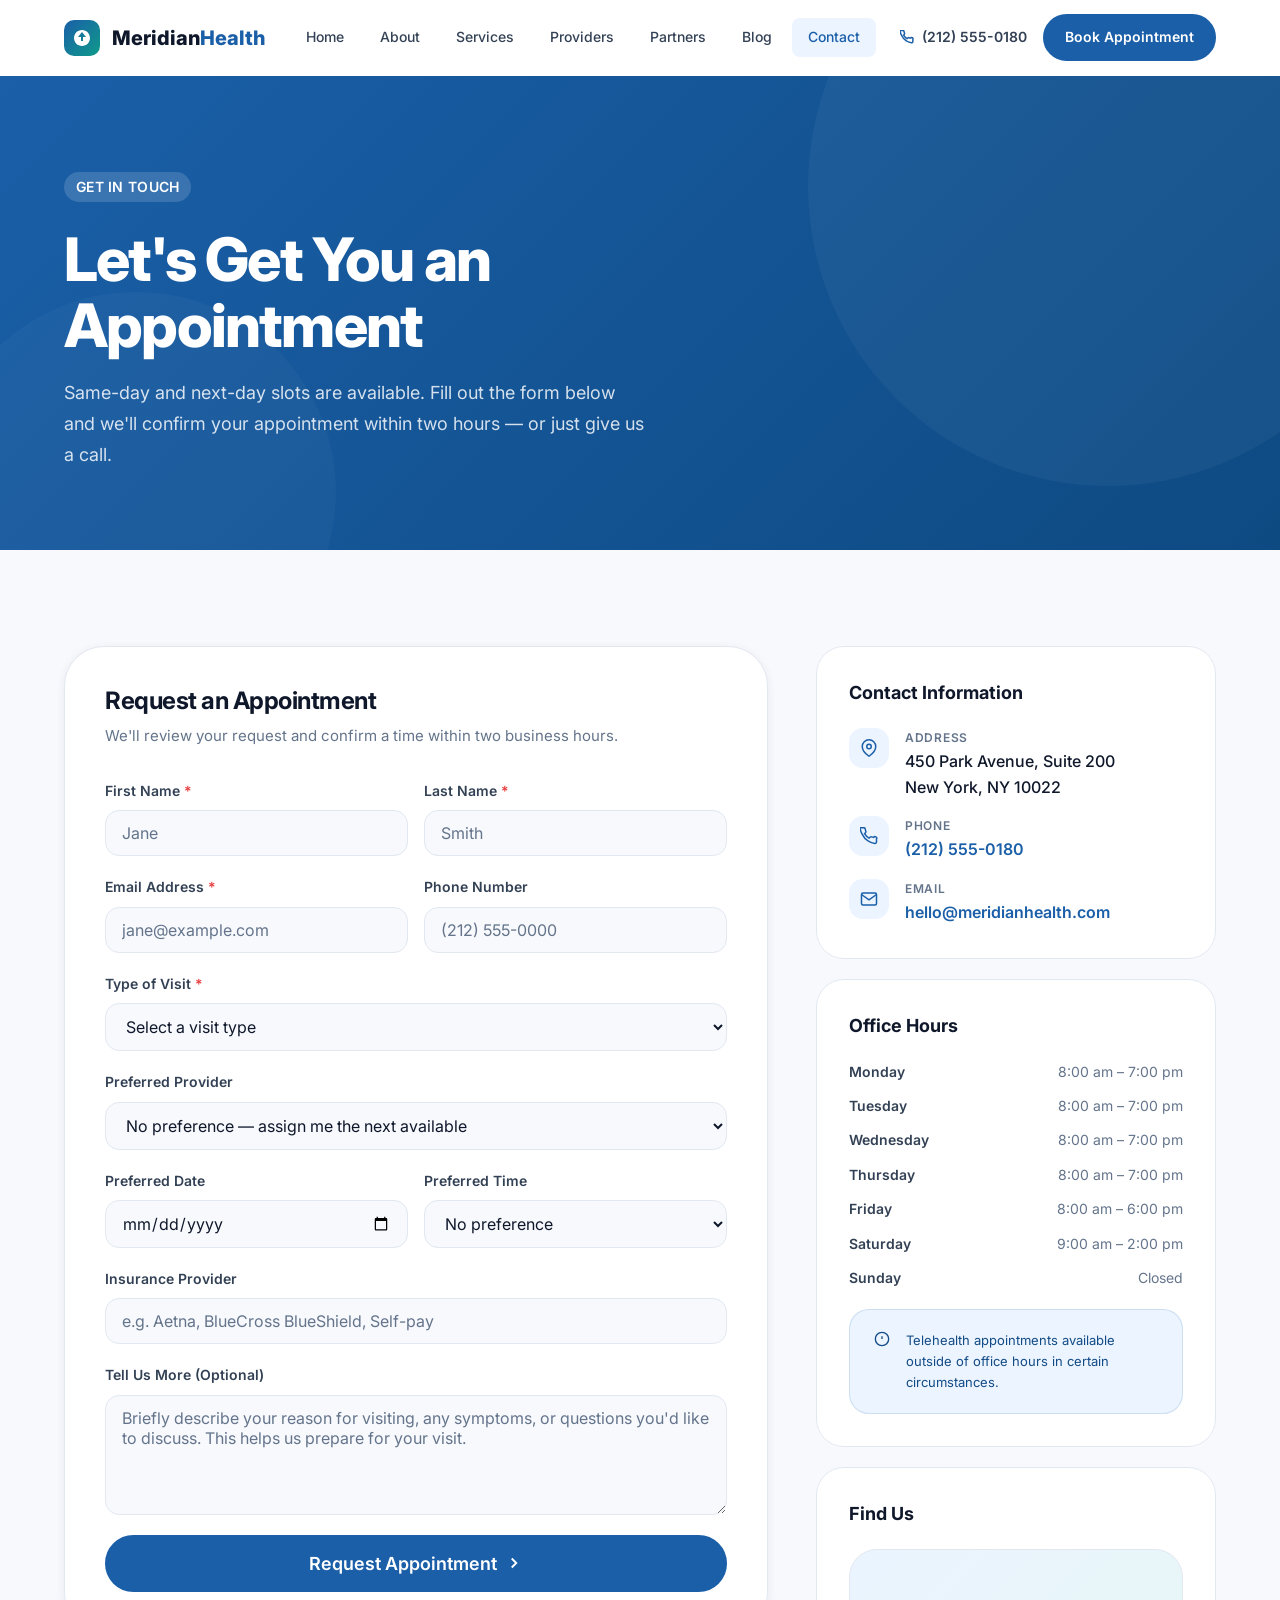
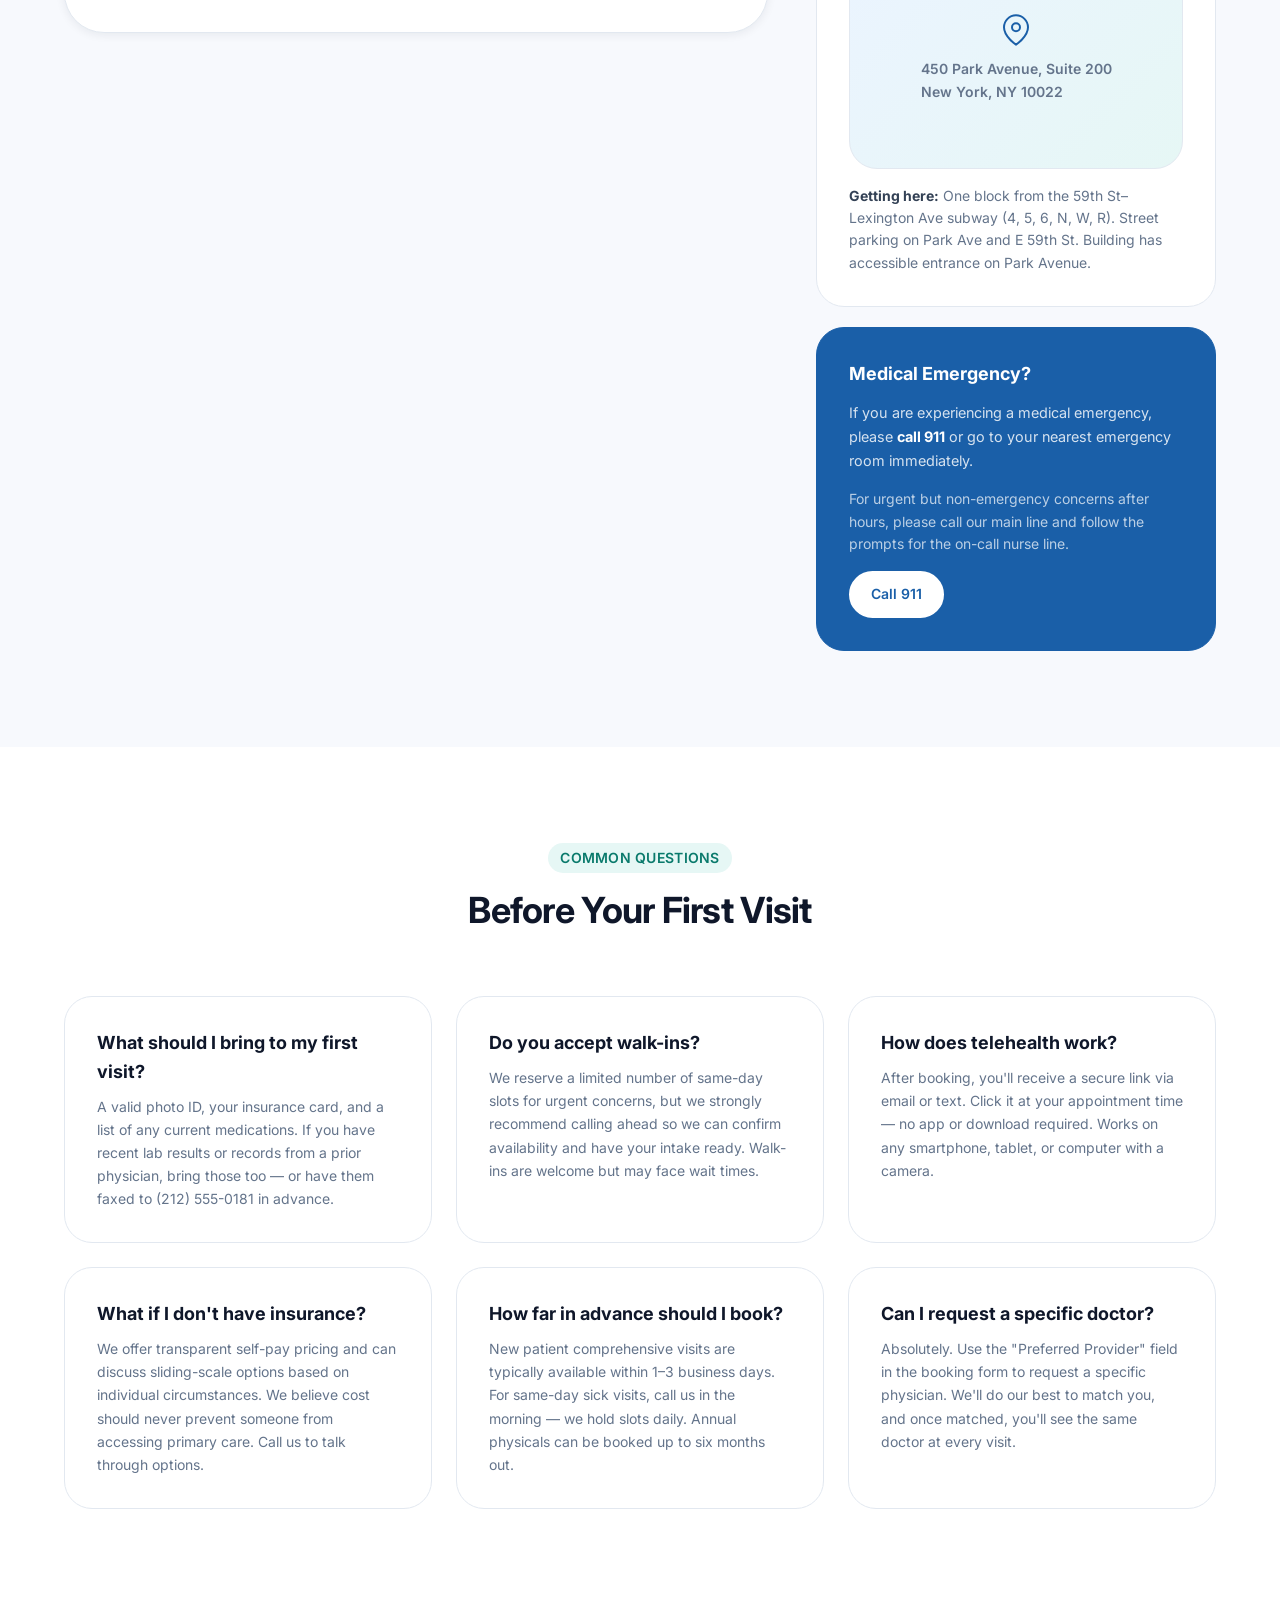
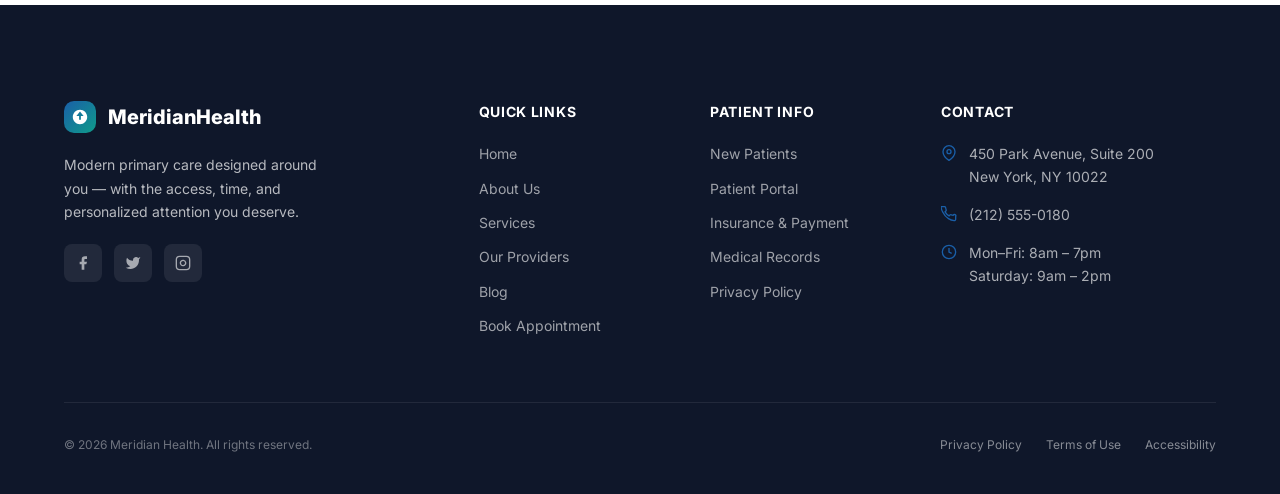
<file: contact.html>
<!DOCTYPE html>
<html lang="en">
<head>
  <meta charset="UTF-8" />
  <meta name="viewport" content="width=device-width, initial-scale=1.0" />
  <title>Book an Appointment | Meridian Health</title>
  <meta name="description" content="Book an appointment at Meridian Health. Same-day and next-day slots available. Call (212) 555-0180 or use our online request form." />
  <link rel="preconnect" href="https://fonts.googleapis.com" />
  <link rel="preconnect" href="https://fonts.gstatic.com" crossorigin />
  <link href="https://fonts.googleapis.com/css2?family=Inter:wght@300;400;500;600;700;800&display=swap" rel="stylesheet" />
  <link rel="stylesheet" href="styles.css" />
</head>
<body data-page="contact">

  <!-- ===== HEADER ===== -->
  <header class="site-header" role="banner">
    <div class="container">
      <div class="header-inner">
        <a href="index.html" class="logo" aria-label="Meridian Health Home">
          <div class="logo-mark" aria-hidden="true">
            <svg viewBox="0 0 20 20" xmlns="http://www.w3.org/2000/svg">
              <path d="M10 2C5.6 2 2 5.6 2 10s3.6 8 8 8 8-3.6 8-8-3.6-8-8-8zm1 11H9v-4H6l4-5 4 5h-3v4z"/>
            </svg>
          </div>
          <span class="logo-text">Meridian<span>Health</span></span>
        </a>
        <nav class="main-nav" aria-label="Primary navigation">
          <a href="index.html"     class="nav-link" data-page="home">Home</a>
          <a href="about.html"     class="nav-link" data-page="about">About</a>
          <a href="services.html"  class="nav-link" data-page="services">Services</a>
          <a href="providers.html" class="nav-link" data-page="providers">Providers</a>
          <a href="partners.html"  class="nav-link" data-page="partners">Partners</a>
          <a href="blog.html"      class="nav-link" data-page="blog">Blog</a>
          <a href="contact.html"   class="nav-link" data-page="contact">Contact</a>
        </nav>
        <div class="header-cta">
          <span class="nav-phone">
            <svg width="14" height="14" viewBox="0 0 24 24" fill="none" stroke="currentColor" stroke-width="2.5" aria-hidden="true"><path d="M22 16.92v3a2 2 0 01-2.18 2 19.79 19.79 0 01-8.63-3.07A19.5 19.5 0 013.07 9.81a19.79 19.79 0 01-3.07-8.68A2 2 0 012 .93h3a2 2 0 012 1.72c.127.96.361 1.903.7 2.81a2 2 0 01-.45 2.11L6.09 8.91a16 16 0 006 6l1.27-1.27a2 2 0 012.11-.45c.907.339 1.85.573 2.81.7A2 2 0 0122 15.92v1z"/></svg>
            (212) 555-0180
          </span>
          <a href="contact.html" class="btn btn-primary btn-sm">Book Appointment</a>
        </div>
        <button class="nav-toggle" aria-label="Toggle menu" aria-expanded="false">
          <span></span><span></span><span></span>
        </button>
      </div>
    </div>
  </header>

  <nav class="mobile-nav" aria-label="Mobile navigation">
    <a href="index.html"     class="nav-link" data-page="home">Home</a>
    <a href="about.html"     class="nav-link" data-page="about">About</a>
    <a href="services.html"  class="nav-link" data-page="services">Services</a>
    <a href="providers.html" class="nav-link" data-page="providers">Providers</a>
    <a href="partners.html"  class="nav-link" data-page="partners">Partners</a>
    <a href="blog.html"      class="nav-link" data-page="blog">Blog</a>
    <a href="contact.html"   class="nav-link" data-page="contact">Contact</a>
    <a href="contact.html"   class="btn btn-primary">Book an Appointment</a>
  </nav>

  <main>

    <!-- ===== PAGE HERO ===== -->
    <section class="page-hero" aria-labelledby="contact-hero-heading">
      <div class="container">
        <span class="badge" style="margin-bottom:1.5rem;">Get in Touch</span>
        <h1 class="display-heading" id="contact-hero-heading" style="color:white;max-width:620px;">
          Let's Get You an Appointment
        </h1>
        <p class="subheading" style="margin-top:1.25rem;">
          Same-day and next-day slots are available. Fill out the form below and we'll confirm your appointment within two hours — or just give us a call.
        </p>
      </div>
    </section>

    <!-- ===== CONTACT LAYOUT ===== -->
    <section class="section bg-light" aria-labelledby="booking-form-heading">
      <div class="container">
        <div class="contact-layout">

          <!-- FORM -->
          <div>
            <div class="contact-form-wrap fade-up">
              <h2 class="section-heading" id="booking-form-heading" style="font-size:1.5rem;margin-bottom:0.5rem;">Request an Appointment</h2>
              <p style="color:var(--text-muted);font-size:0.9375rem;margin-bottom:2rem;">We'll review your request and confirm a time within two business hours.</p>

              <form
                id="appointment-form"
                name="appointment-request"
                method="POST"
                data-netlify="true"
                netlify-honeypot="bot-field"
                novalidate
                aria-label="Appointment request form"
              >
                <!-- Required by Netlify Forms -->
                <input type="hidden" name="form-name" value="appointment-request" />
                <input name="bot-field" style="display:none" aria-hidden="true" />

                <div class="form-row">
                  <div class="form-group">
                    <label class="form-label" for="first-name">First Name <span style="color:#E53E3E">*</span></label>
                    <input class="form-control" type="text" id="first-name" name="first_name" placeholder="Jane" required autocomplete="given-name" />
                  </div>
                  <div class="form-group">
                    <label class="form-label" for="last-name">Last Name <span style="color:#E53E3E">*</span></label>
                    <input class="form-control" type="text" id="last-name" name="last_name" placeholder="Smith" required autocomplete="family-name" />
                  </div>
                </div>

                <div class="form-row">
                  <div class="form-group">
                    <label class="form-label" for="email">Email Address <span style="color:#E53E3E">*</span></label>
                    <input class="form-control" type="email" id="email" name="email" placeholder="jane@example.com" required autocomplete="email" />
                  </div>
                  <div class="form-group">
                    <label class="form-label" for="phone">Phone Number</label>
                    <input class="form-control" type="tel" id="phone" name="phone" placeholder="(212) 555-0000" autocomplete="tel" />
                  </div>
                </div>

                <div class="form-group">
                  <label class="form-label" for="visit-type">Type of Visit <span style="color:#E53E3E">*</span></label>
                  <select class="form-control" id="visit-type" name="visit_type" required>
                    <option value="" disabled selected>Select a visit type</option>
                    <option value="new-patient">New Patient — Comprehensive Visit</option>
                    <option value="annual">Annual Physical / Wellness Exam</option>
                    <option value="sick">Sick / Acute Concern</option>
                    <option value="followup">Follow-Up Visit</option>
                    <option value="chronic">Chronic Disease Management</option>
                    <option value="telehealth">Telehealth Appointment</option>
                    <option value="womens">Women's Health Visit</option>
                    <option value="other">Other / Not Sure</option>
                  </select>
                </div>

                <div class="form-group">
                  <label class="form-label" for="provider">Preferred Provider</label>
                  <select class="form-control" id="provider" name="provider">
                    <option value="" selected>No preference — assign me the next available</option>
                    <option value="chen">Dr. Sarah Chen, MD — Internal Medicine</option>
                    <option value="webb">Dr. Marcus Webb, MD — Family Medicine</option>
                    <option value="nair">Dr. Priya Nair, MD — Preventive Medicine &amp; Women's Health</option>
                  </select>
                </div>

                <div class="form-row">
                  <div class="form-group">
                    <label class="form-label" for="preferred-date">Preferred Date</label>
                    <input class="form-control" type="date" id="preferred-date" name="preferred_date" />
                  </div>
                  <div class="form-group">
                    <label class="form-label" for="preferred-time">Preferred Time</label>
                    <select class="form-control" id="preferred-time" name="preferred_time">
                      <option value="" selected>No preference</option>
                      <option value="morning">Morning (8am – 12pm)</option>
                      <option value="afternoon">Afternoon (12pm – 4pm)</option>
                      <option value="evening">Evening (4pm – 7pm)</option>
                      <option value="saturday">Saturday morning</option>
                    </select>
                  </div>
                </div>

                <div class="form-group">
                  <label class="form-label" for="insurance">Insurance Provider</label>
                  <input class="form-control" type="text" id="insurance" name="insurance" placeholder="e.g. Aetna, BlueCross BlueShield, Self-pay" />
                </div>

                <div class="form-group">
                  <label class="form-label" for="message">Tell Us More (Optional)</label>
                  <textarea class="form-control" id="message" name="message" placeholder="Briefly describe your reason for visiting, any symptoms, or questions you'd like to discuss. This helps us prepare for your visit." rows="4"></textarea>
                </div>

            

                <button type="submit" class="btn btn-primary btn-lg" style="width:100%;justify-content:center;">
                  Request Appointment
                  <svg width="18" height="18" viewBox="0 0 24 24" fill="none" stroke="currentColor" stroke-width="2.5" aria-hidden="true"><polyline points="9 18 15 12 9 6"/></svg>
                </button>
              </form>

              <!-- Success Message (hidden until form submitted) -->
              <div id="form-success" style="display:none;text-align:center;padding:3rem 1rem;">
                <div style="width:64px;height:64px;background:var(--teal-light);border-radius:50%;display:flex;align-items:center;justify-content:center;margin:0 auto 1.5rem;color:var(--teal);">
                  <svg width="32" height="32" viewBox="0 0 24 24" fill="none" stroke="currentColor" stroke-width="2.5" aria-hidden="true"><polyline points="20 6 9 17 4 12"/></svg>
                </div>
                <h3 style="font-size:1.5rem;font-weight:700;margin-bottom:0.75rem;">Request Received!</h3>
                <p style="color:var(--text-muted);max-width:400px;margin-inline:auto;line-height:1.7;">Thank you — we'll review your request and reach out to confirm your appointment within two business hours. If you need something sooner, call us at <strong>(212) 555-0180</strong>.</p>
                <a href="index.html" class="btn btn-primary" style="margin-top:2rem;">Back to Home</a>
              </div>
            </div>
          </div>

          <!-- SIDEBAR -->
          <div class="contact-sidebar fade-up fade-up-delay-1">

            <div class="contact-info-card">
              <h3>Contact Information</h3>
              <div class="contact-list">
                <div class="contact-list-item">
                  <div class="contact-list-icon" aria-hidden="true">
                    <svg width="18" height="18" viewBox="0 0 24 24" fill="none" stroke="currentColor" stroke-width="2"><path d="M21 10c0 7-9 13-9 13s-9-6-9-13a9 9 0 0118 0z"/><circle cx="12" cy="10" r="3"/></svg>
                  </div>
                  <div>
                    <div class="contact-list-label">Address</div>
                    <div class="contact-list-value">450 Park Avenue, Suite 200<br/>New York, NY 10022</div>
                  </div>
                </div>
                <div class="contact-list-item">
                  <div class="contact-list-icon" aria-hidden="true">
                    <svg width="18" height="18" viewBox="0 0 24 24" fill="none" stroke="currentColor" stroke-width="2"><path d="M22 16.92v3a2 2 0 01-2.18 2 19.79 19.79 0 01-8.63-3.07A19.5 19.5 0 013.07 9.81a19.79 19.79 0 01-3.07-8.68A2 2 0 012 .93h3a2 2 0 012 1.72c.127.96.361 1.903.7 2.81a2 2 0 01-.45 2.11L6.09 8.91a16 16 0 006 6l1.27-1.27a2 2 0 012.11-.45c.907.339 1.85.573 2.81.7A2 2 0 0122 15.92v1z"/></svg>
                  </div>
                  <div>
                    <div class="contact-list-label">Phone</div>
                    <div class="contact-list-value"><a href="tel:+12125550180" style="color:var(--primary);font-weight:600;">(212) 555-0180</a></div>
                  </div>
                </div>
                <div class="contact-list-item">
                  <div class="contact-list-icon" aria-hidden="true">
                    <svg width="18" height="18" viewBox="0 0 24 24" fill="none" stroke="currentColor" stroke-width="2"><path d="M4 4h16c1.1 0 2 .9 2 2v12c0 1.1-.9 2-2 2H4c-1.1 0-2-.9-2-2V6c0-1.1.9-2 2-2z"/><polyline points="22,6 12,13 2,6"/></svg>
                  </div>
                  <div>
                    <div class="contact-list-label">Email</div>
                    <div class="contact-list-value"><a href="mailto:hello@meridianhealth.com" style="color:var(--primary);font-weight:600;">hello@meridianhealth.com</a></div>
                  </div>
                </div>
              </div>
            </div>

            <div class="contact-info-card">
              <h3>Office Hours</h3>
              <div class="hours-list">
                <div class="hours-row">
                  <span class="hours-day">Monday</span>
                  <span class="hours-time">8:00 am – 7:00 pm</span>
                </div>
                <div class="hours-row">
                  <span class="hours-day">Tuesday</span>
                  <span class="hours-time">8:00 am – 7:00 pm</span>
                </div>
                <div class="hours-row">
                  <span class="hours-day">Wednesday</span>
                  <span class="hours-time">8:00 am – 7:00 pm</span>
                </div>
                <div class="hours-row">
                  <span class="hours-day">Thursday</span>
                  <span class="hours-time">8:00 am – 7:00 pm</span>
                </div>
                <div class="hours-row">
                  <span class="hours-day">Friday</span>
                  <span class="hours-time">8:00 am – 6:00 pm</span>
                </div>
                <div class="hours-row">
                  <span class="hours-day">Saturday</span>
                  <span class="hours-time">9:00 am – 2:00 pm</span>
                </div>
                <div class="hours-row">
                  <span class="hours-day">Sunday</span>
                  <span class="hours-time" style="color:var(--text-muted);">Closed</span>
                </div>
              </div>
              <div class="notice notice-info" style="margin-top:1.25rem;font-size:0.8125rem;">
                <svg width="16" height="16" viewBox="0 0 24 24" fill="none" stroke="currentColor" stroke-width="2" aria-hidden="true"><circle cx="12" cy="12" r="10"/><line x1="12" y1="8" x2="12" y2="12"/><line x1="12" y1="16" x2="12.01" y2="16"/></svg>
                <span>Telehealth appointments available outside of office hours in certain circumstances.</span>
              </div>
            </div>

            <div class="contact-info-card">
              <h3>Find Us</h3>
              <div class="map-placeholder" role="img" aria-label="Map showing Meridian Health location at 450 Park Avenue, New York">
                <svg viewBox="0 0 24 24" fill="none" stroke="currentColor" stroke-width="1.5" aria-hidden="true"><path d="M21 10c0 7-9 13-9 13s-9-6-9-13a9 9 0 0118 0z"/><circle cx="12" cy="10" r="3"/></svg>
                <span>450 Park Avenue, Suite 200<br/>New York, NY 10022</span>
              </div>
              <div style="margin-top:1rem;font-size:0.875rem;color:var(--text-muted);line-height:1.6;">
                <strong style="color:var(--text-secondary);">Getting here:</strong> One block from the 59th St–Lexington Ave subway (4, 5, 6, N, W, R). Street parking on Park Ave and E 59th St. Building has accessible entrance on Park Avenue.
              </div>
            </div>

            <div class="contact-info-card" style="background:var(--primary);border-color:var(--primary);">
              <h3 style="color:white;margin-bottom:0.75rem;">Medical Emergency?</h3>
              <p style="font-size:0.9rem;color:rgba(255,255,255,0.82);line-height:1.65;margin-bottom:1rem;">
                If you are experiencing a medical emergency, please <strong style="color:white;">call 911</strong> or go to your nearest emergency room immediately.
              </p>
              <p style="font-size:0.875rem;color:rgba(255,255,255,0.7);line-height:1.6;">
                For urgent but non-emergency concerns after hours, please call our main line and follow the prompts for the on-call nurse line.
              </p>
              <a href="tel:911" class="btn btn-white btn-sm" style="margin-top:1rem;">Call 911</a>
            </div>

          </div>
        </div>
      </div>
    </section>

    <!-- ===== FAQ STRIP ===== -->
    <section class="section bg-white" aria-labelledby="faq-heading">
      <div class="container">
        <div class="section-header centered">
          <span class="badge badge-teal">Common Questions</span>
          <h2 class="section-heading" id="faq-heading" style="margin-top:1rem;">Before Your First Visit</h2>
        </div>

        <div style="display:grid;grid-template-columns:repeat(auto-fit,minmax(280px,1fr));gap:1.5rem;margin-top:3rem;">

          <div class="benefit-card fade-up">
            <div class="benefit-title">What should I bring to my first visit?</div>
            <p class="benefit-desc">A valid photo ID, your insurance card, and a list of any current medications. If you have recent lab results or records from a prior physician, bring those too — or have them faxed to (212) 555-0181 in advance.</p>
          </div>

          <div class="benefit-card fade-up fade-up-delay-1">
            <div class="benefit-title">Do you accept walk-ins?</div>
            <p class="benefit-desc">We reserve a limited number of same-day slots for urgent concerns, but we strongly recommend calling ahead so we can confirm availability and have your intake ready. Walk-ins are welcome but may face wait times.</p>
          </div>

          <div class="benefit-card fade-up fade-up-delay-2">
            <div class="benefit-title">How does telehealth work?</div>
            <p class="benefit-desc">After booking, you'll receive a secure link via email or text. Click it at your appointment time — no app or download required. Works on any smartphone, tablet, or computer with a camera.</p>
          </div>

          <div class="benefit-card fade-up fade-up-delay-3">
            <div class="benefit-title">What if I don't have insurance?</div>
            <p class="benefit-desc">We offer transparent self-pay pricing and can discuss sliding-scale options based on individual circumstances. We believe cost should never prevent someone from accessing primary care. Call us to talk through options.</p>
          </div>

          <div class="benefit-card fade-up">
            <div class="benefit-title">How far in advance should I book?</div>
            <p class="benefit-desc">New patient comprehensive visits are typically available within 1–3 business days. For same-day sick visits, call us in the morning — we hold slots daily. Annual physicals can be booked up to six months out.</p>
          </div>

          <div class="benefit-card fade-up fade-up-delay-1">
            <div class="benefit-title">Can I request a specific doctor?</div>
            <p class="benefit-desc">Absolutely. Use the "Preferred Provider" field in the booking form to request a specific physician. We'll do our best to match you, and once matched, you'll see the same doctor at every visit.</p>
          </div>

        </div>
      </div>
    </section>

  </main>

  <!-- ===== FOOTER ===== -->
  <footer class="site-footer" role="contentinfo">
    <div class="container">
      <div class="footer-grid">
        <div class="footer-brand">
          <a href="index.html" class="footer-logo">
            <div class="logo-mark" style="width:32px;height:32px;" aria-hidden="true">
              <svg viewBox="0 0 20 20" style="width:18px;height:18px;"><path d="M10 2C5.6 2 2 5.6 2 10s3.6 8 8 8 8-3.6 8-8-3.6-8-8-8zm1 11H9v-4H6l4-5 4 5h-3v4z" fill="white"/></svg>
            </div>
            MeridianHealth
          </a>
          <p class="footer-tagline">Modern primary care designed around you — with the access, time, and personalized attention you deserve.</p>
          <div class="footer-social">
            <a href="#" class="social-link" aria-label="Facebook"><svg width="16" height="16" viewBox="0 0 24 24" fill="currentColor"><path d="M18 2h-3a5 5 0 00-5 5v3H7v4h3v8h4v-8h3l1-4h-4V7a1 1 0 011-1h3z"/></svg></a>
            <a href="#" class="social-link" aria-label="Twitter"><svg width="16" height="16" viewBox="0 0 24 24" fill="currentColor"><path d="M23 3a10.9 10.9 0 01-3.14 1.53 4.48 4.48 0 00-7.86 3v1A10.66 10.66 0 013 4s-4 9 5 13a11.64 11.64 0 01-7 2c9 5 20 0 20-11.5a4.5 4.5 0 00-.08-.83A7.72 7.72 0 0023 3z"/></svg></a>
            <a href="#" class="social-link" aria-label="Instagram"><svg width="16" height="16" viewBox="0 0 24 24" fill="none" stroke="currentColor" stroke-width="2"><rect x="2" y="2" width="20" height="20" rx="5" ry="5"/><path d="M16 11.37A4 4 0 1112.63 8 4 4 0 0116 11.37z"/><line x1="17.5" y1="6.5" x2="17.51" y2="6.5"/></svg></a>
          </div>
        </div>
        <div>
          <div class="footer-heading">Quick Links</div>
          <div class="footer-links">
            <a href="index.html">Home</a>
            <a href="about.html">About Us</a>
            <a href="services.html">Services</a>
            <a href="providers.html">Our Providers</a>
            <a href="blog.html">Blog</a>
            <a href="contact.html">Book Appointment</a>
          </div>
        </div>
        <div>
          <div class="footer-heading">Patient Info</div>
          <div class="footer-links">
            <a href="#">New Patients</a>
            <a href="#">Patient Portal</a>
            <a href="#">Insurance &amp; Payment</a>
            <a href="#">Medical Records</a>
            <a href="#">Privacy Policy</a>
          </div>
        </div>
        <div>
          <div class="footer-heading">Contact</div>
          <div class="footer-contact">
            <div class="footer-contact-item">
              <svg viewBox="0 0 24 24" fill="none" stroke="currentColor" stroke-width="2" aria-hidden="true"><path d="M21 10c0 7-9 13-9 13s-9-6-9-13a9 9 0 0118 0z"/><circle cx="12" cy="10" r="3"/></svg>
              <span>450 Park Avenue, Suite 200<br/>New York, NY 10022</span>
            </div>
            <div class="footer-contact-item">
              <svg viewBox="0 0 24 24" fill="none" stroke="currentColor" stroke-width="2" aria-hidden="true"><path d="M22 16.92v3a2 2 0 01-2.18 2 19.79 19.79 0 01-8.63-3.07A19.5 19.5 0 013.07 9.81a19.79 19.79 0 01-3.07-8.68A2 2 0 012 .93h3a2 2 0 012 1.72c.127.96.361 1.903.7 2.81a2 2 0 01-.45 2.11L6.09 8.91a16 16 0 006 6l1.27-1.27a2 2 0 012.11-.45c.907.339 1.85.573 2.81.7A2 2 0 0122 15.92v1z"/></svg>
              <span>(212) 555-0180</span>
            </div>
            <div class="footer-contact-item">
              <svg viewBox="0 0 24 24" fill="none" stroke="currentColor" stroke-width="2" aria-hidden="true"><circle cx="12" cy="12" r="10"/><polyline points="12 6 12 12 16 14"/></svg>
              <span>Mon–Fri: 8am – 7pm<br/>Saturday: 9am – 2pm</span>
            </div>
          </div>
        </div>
      </div>
      <div class="footer-bottom">
        <span>© 2026 Meridian Health. All rights reserved.</span>
        <div style="display:flex;gap:1.5rem;">
          <a href="#">Privacy Policy</a>
          <a href="#">Terms of Use</a>
          <a href="#">Accessibility</a>
        </div>
      </div>
    </div>
  </footer>

  <script src="script.js"></script>
</body>
</html>
</file>
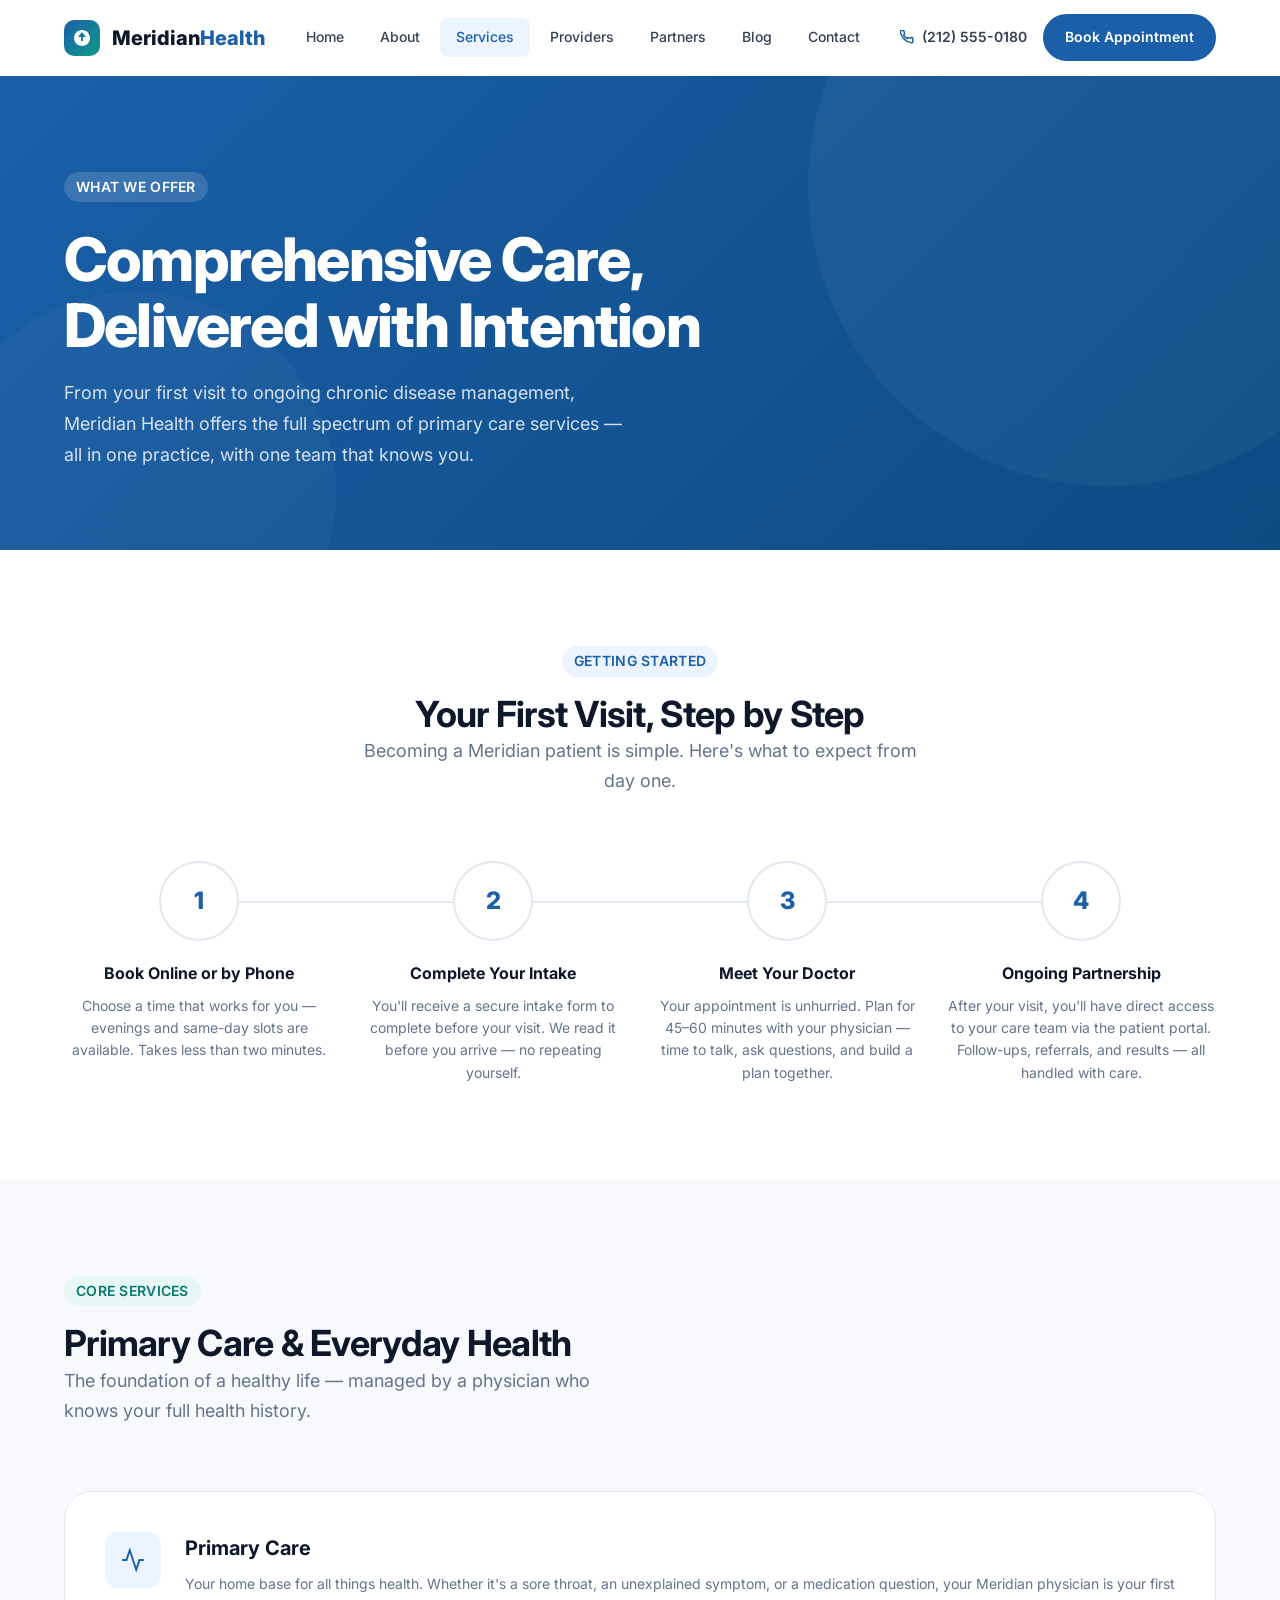
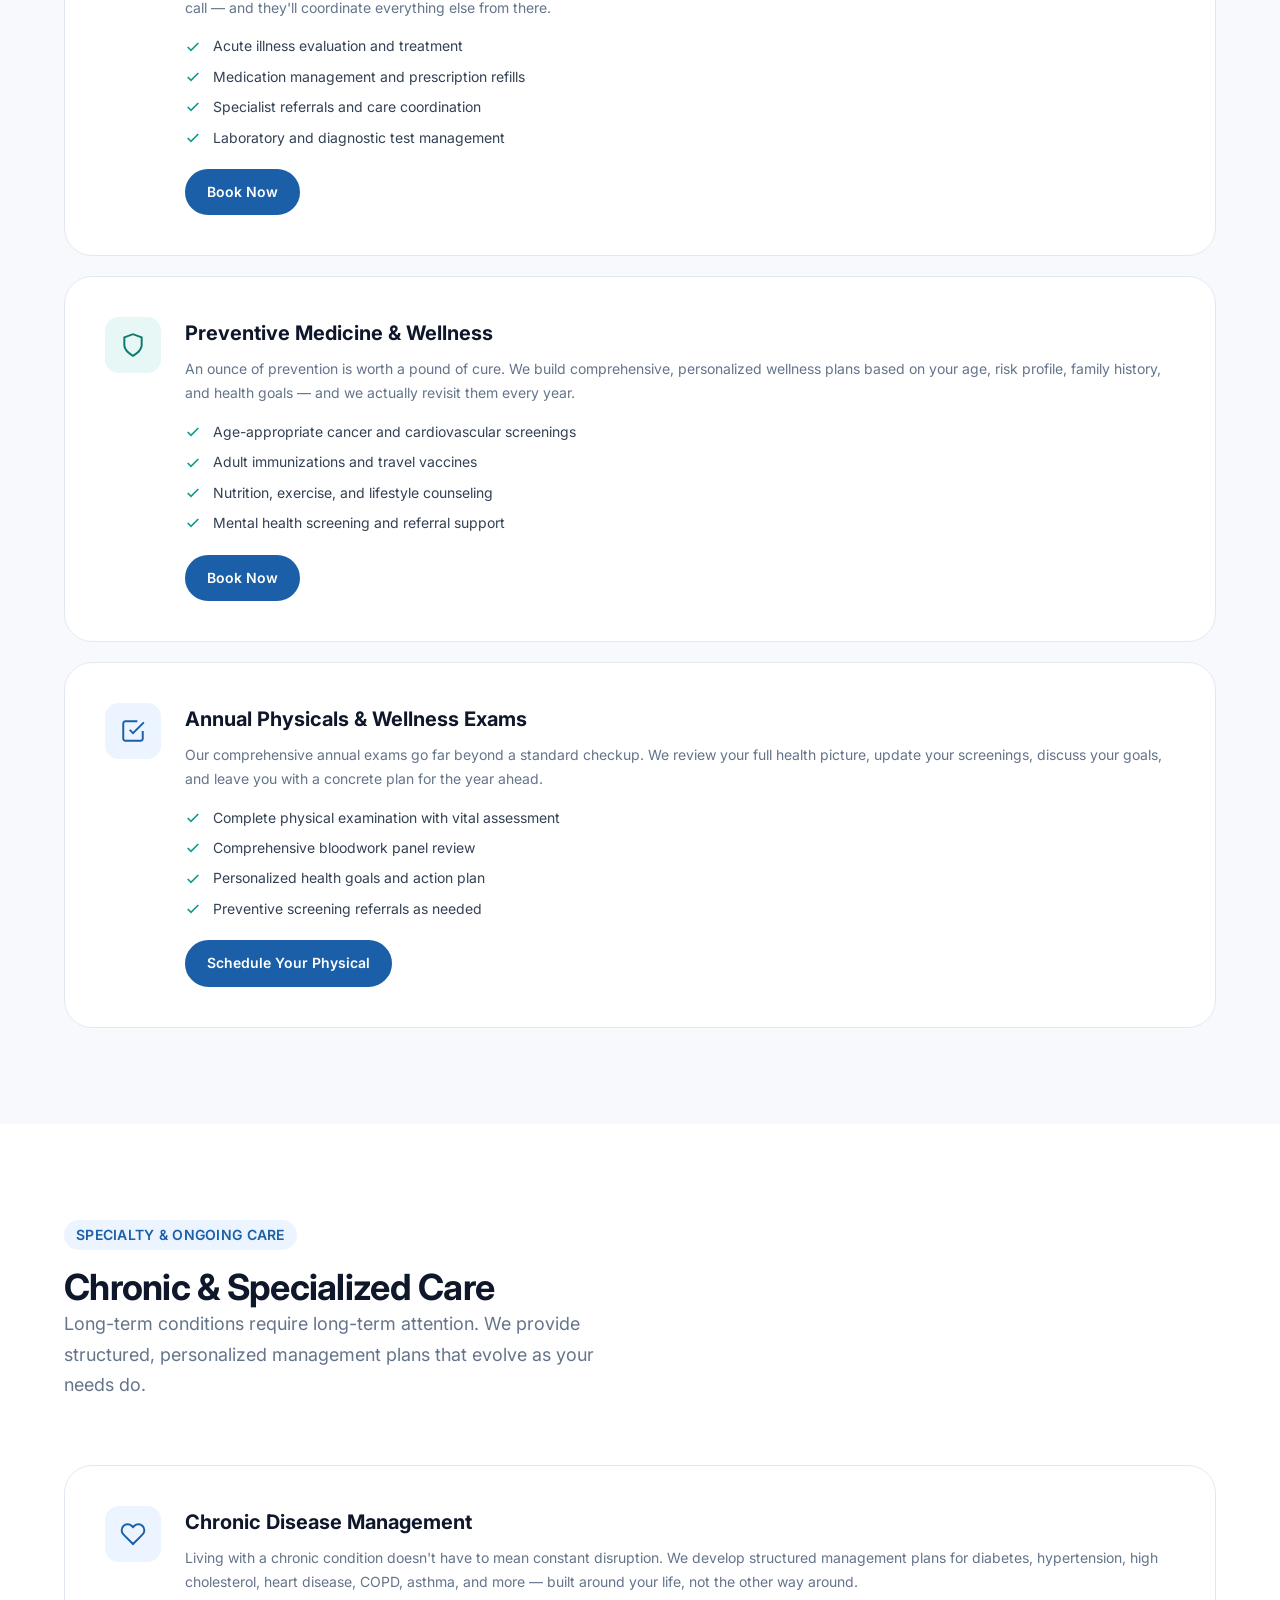
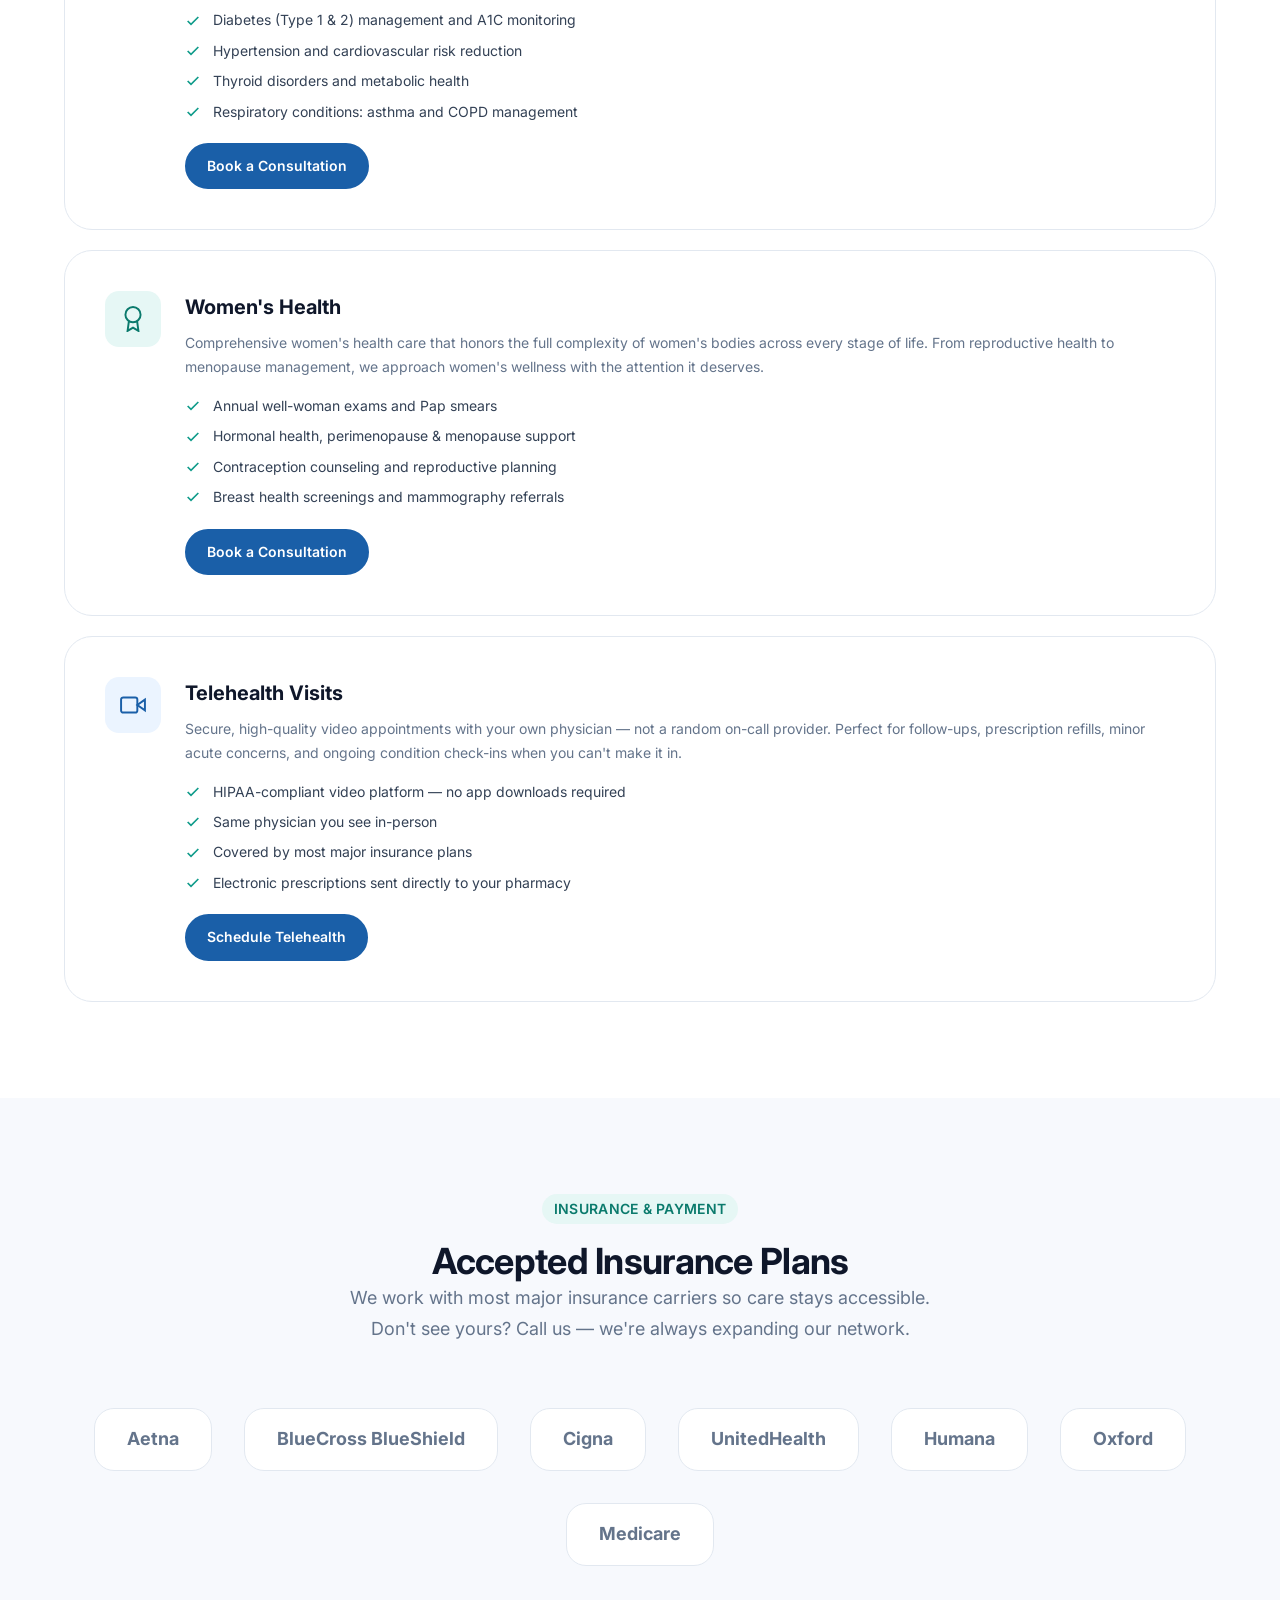
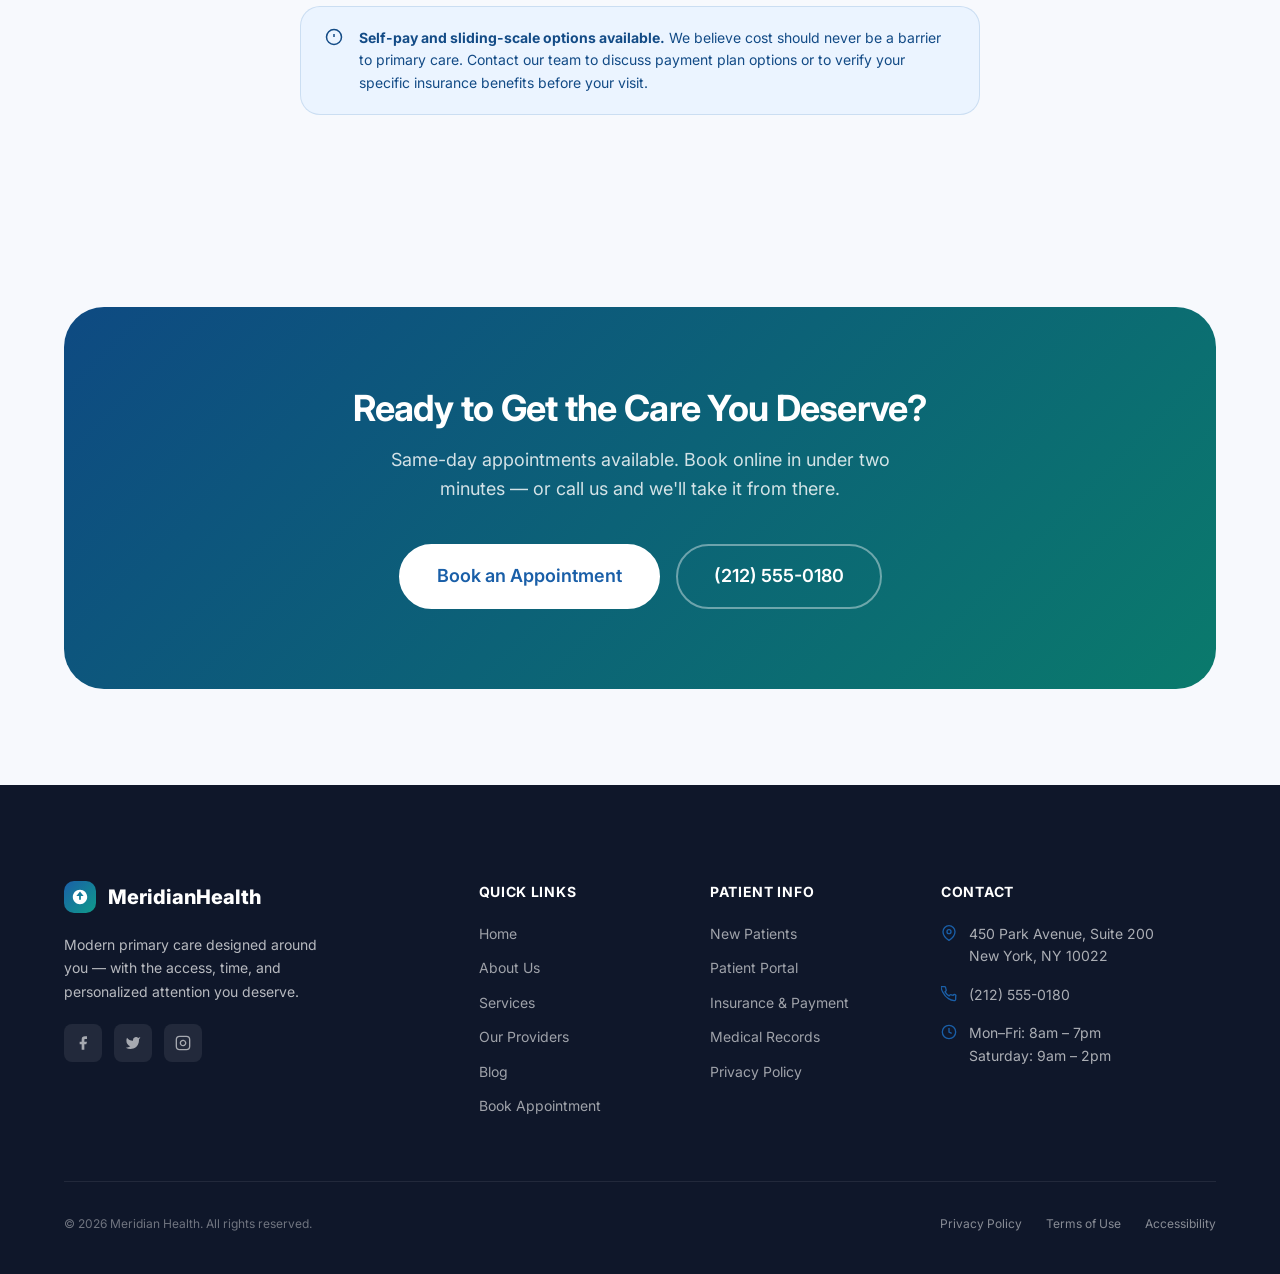
<file: services.html>
<!DOCTYPE html>
<html lang="en">
<head>
  <meta charset="UTF-8" />
  <meta name="viewport" content="width=device-width, initial-scale=1.0" />
  <title>Our Services | Meridian Health</title>
  <meta name="description" content="Explore Meridian Health's comprehensive primary care services — from preventive medicine and annual physicals to chronic disease management and telehealth." />
  <link rel="preconnect" href="https://fonts.googleapis.com" />
  <link rel="preconnect" href="https://fonts.gstatic.com" crossorigin />
  <link href="https://fonts.googleapis.com/css2?family=Inter:wght@300;400;500;600;700;800&display=swap" rel="stylesheet" />
  <link rel="stylesheet" href="styles.css" />
</head>
<body data-page="services">

  <!-- ===== HEADER ===== -->
  <header class="site-header" role="banner">
    <div class="container">
      <div class="header-inner">
        <a href="index.html" class="logo" aria-label="Meridian Health Home">
          <div class="logo-mark" aria-hidden="true">
            <svg viewBox="0 0 20 20" xmlns="http://www.w3.org/2000/svg">
              <path d="M10 2C5.6 2 2 5.6 2 10s3.6 8 8 8 8-3.6 8-8-3.6-8-8-8zm1 11H9v-4H6l4-5 4 5h-3v4z"/>
            </svg>
          </div>
          <span class="logo-text">Meridian<span>Health</span></span>
        </a>
        <nav class="main-nav" aria-label="Primary navigation">
          <a href="index.html"     class="nav-link" data-page="home">Home</a>
          <a href="about.html"     class="nav-link" data-page="about">About</a>
          <a href="services.html"  class="nav-link" data-page="services">Services</a>
          <a href="providers.html" class="nav-link" data-page="providers">Providers</a>
          <a href="partners.html"  class="nav-link" data-page="partners">Partners</a>
          <a href="blog.html"      class="nav-link" data-page="blog">Blog</a>
          <a href="contact.html"   class="nav-link" data-page="contact">Contact</a>
        </nav>
        <div class="header-cta">
          <span class="nav-phone">
            <svg width="14" height="14" viewBox="0 0 24 24" fill="none" stroke="currentColor" stroke-width="2.5" aria-hidden="true"><path d="M22 16.92v3a2 2 0 01-2.18 2 19.79 19.79 0 01-8.63-3.07A19.5 19.5 0 013.07 9.81a19.79 19.79 0 01-3.07-8.68A2 2 0 012 .93h3a2 2 0 012 1.72c.127.96.361 1.903.7 2.81a2 2 0 01-.45 2.11L6.09 8.91a16 16 0 006 6l1.27-1.27a2 2 0 012.11-.45c.907.339 1.85.573 2.81.7A2 2 0 0122 15.92v1z"/></svg>
            (212) 555-0180
          </span>
          <a href="contact.html" class="btn btn-primary btn-sm">Book Appointment</a>
        </div>
        <button class="nav-toggle" aria-label="Toggle menu" aria-expanded="false">
          <span></span><span></span><span></span>
        </button>
      </div>
    </div>
  </header>

  <nav class="mobile-nav" aria-label="Mobile navigation">
    <a href="index.html"     class="nav-link" data-page="home">Home</a>
    <a href="about.html"     class="nav-link" data-page="about">About</a>
    <a href="services.html"  class="nav-link" data-page="services">Services</a>
    <a href="providers.html" class="nav-link" data-page="providers">Providers</a>
    <a href="partners.html"  class="nav-link" data-page="partners">Partners</a>
    <a href="blog.html"      class="nav-link" data-page="blog">Blog</a>
    <a href="contact.html"   class="nav-link" data-page="contact">Contact</a>
    <a href="contact.html"   class="btn btn-primary">Book an Appointment</a>
  </nav>

  <main>

    <!-- ===== PAGE HERO ===== -->
    <section class="page-hero" aria-labelledby="services-hero-heading">
      <div class="container">
        <span class="badge" style="margin-bottom:1.5rem;">What We Offer</span>
        <h1 class="display-heading" id="services-hero-heading" style="color:white;max-width:700px;">
          Comprehensive Care, Delivered with Intention
        </h1>
        <p class="subheading" style="margin-top:1.25rem;">
          From your first visit to ongoing chronic disease management, Meridian Health offers the full spectrum of primary care services — all in one practice, with one team that knows you.
        </p>
      </div>
    </section>

    <!-- ===== HOW IT WORKS ===== -->
    <section class="section bg-white" aria-labelledby="process-heading">
      <div class="container">
        <div class="section-header centered">
          <span class="badge">Getting Started</span>
          <h2 class="section-heading" id="process-heading" style="margin-top:1rem;">
            Your First Visit, Step by Step
          </h2>
          <p class="subheading">
            Becoming a Meridian patient is simple. Here's what to expect from day one.
          </p>
        </div>

        <div class="process-steps" style="margin-top:4rem;">
          <div class="process-step fade-up">
            <div class="step-num">1</div>
            <div class="step-title">Book Online or by Phone</div>
            <p class="step-desc">Choose a time that works for you — evenings and same-day slots are available. Takes less than two minutes.</p>
          </div>
          <div class="process-step fade-up fade-up-delay-1">
            <div class="step-num">2</div>
            <div class="step-title">Complete Your Intake</div>
            <p class="step-desc">You'll receive a secure intake form to complete before your visit. We read it before you arrive — no repeating yourself.</p>
          </div>
          <div class="process-step fade-up fade-up-delay-2">
            <div class="step-num">3</div>
            <div class="step-title">Meet Your Doctor</div>
            <p class="step-desc">Your appointment is unhurried. Plan for 45–60 minutes with your physician — time to talk, ask questions, and build a plan together.</p>
          </div>
          <div class="process-step fade-up fade-up-delay-3">
            <div class="step-num">4</div>
            <div class="step-title">Ongoing Partnership</div>
            <p class="step-desc">After your visit, you'll have direct access to your care team via the patient portal. Follow-ups, referrals, and results — all handled with care.</p>
          </div>
        </div>
      </div>
    </section>

    <!-- ===== CORE SERVICES ===== -->
    <section class="section bg-light" aria-labelledby="core-services-heading">
      <div class="container">
        <div class="section-header">
          <span class="badge badge-teal">Core Services</span>
          <h2 class="section-heading" id="core-services-heading" style="margin-top:1rem;">
            Primary Care &amp; Everyday Health
          </h2>
          <p class="subheading">The foundation of a healthy life — managed by a physician who knows your full health history.</p>
        </div>

        <div style="display:flex;flex-direction:column;gap:1.25rem;margin-top:3rem;">

          <div class="service-detail-card fade-up">
            <div class="service-detail-icon" aria-hidden="true">
              <svg width="26" height="26" viewBox="0 0 24 24" fill="none" stroke="currentColor" stroke-width="1.8"><path d="M22 12h-4l-3 9L9 3l-3 9H2"/></svg>
            </div>
            <div class="service-detail-content">
              <h3>Primary Care</h3>
              <p>Your home base for all things health. Whether it's a sore throat, an unexplained symptom, or a medication question, your Meridian physician is your first call — and they'll coordinate everything else from there.</p>
              <div class="service-features">
                <div class="service-feature-item">
                  <svg width="16" height="16" viewBox="0 0 24 24" fill="none" stroke="currentColor" stroke-width="2.5" aria-hidden="true"><polyline points="20 6 9 17 4 12"/></svg>
                  Acute illness evaluation and treatment
                </div>
                <div class="service-feature-item">
                  <svg width="16" height="16" viewBox="0 0 24 24" fill="none" stroke="currentColor" stroke-width="2.5" aria-hidden="true"><polyline points="20 6 9 17 4 12"/></svg>
                  Medication management and prescription refills
                </div>
                <div class="service-feature-item">
                  <svg width="16" height="16" viewBox="0 0 24 24" fill="none" stroke="currentColor" stroke-width="2.5" aria-hidden="true"><polyline points="20 6 9 17 4 12"/></svg>
                  Specialist referrals and care coordination
                </div>
                <div class="service-feature-item">
                  <svg width="16" height="16" viewBox="0 0 24 24" fill="none" stroke="currentColor" stroke-width="2.5" aria-hidden="true"><polyline points="20 6 9 17 4 12"/></svg>
                  Laboratory and diagnostic test management
                </div>
              </div>
              <div style="margin-top:1.25rem;">
                <a href="contact.html" class="btn btn-primary btn-sm">Book Now</a>
              </div>
            </div>
          </div>

          <div class="service-detail-card fade-up">
            <div class="service-detail-icon teal" aria-hidden="true">
              <svg width="26" height="26" viewBox="0 0 24 24" fill="none" stroke="currentColor" stroke-width="1.8"><path d="M12 22s8-4 8-10V5l-8-3-8 3v7c0 6 8 10 8 10z"/></svg>
            </div>
            <div class="service-detail-content">
              <h3>Preventive Medicine &amp; Wellness</h3>
              <p>An ounce of prevention is worth a pound of cure. We build comprehensive, personalized wellness plans based on your age, risk profile, family history, and health goals — and we actually revisit them every year.</p>
              <div class="service-features">
                <div class="service-feature-item">
                  <svg width="16" height="16" viewBox="0 0 24 24" fill="none" stroke="currentColor" stroke-width="2.5" aria-hidden="true"><polyline points="20 6 9 17 4 12"/></svg>
                  Age-appropriate cancer and cardiovascular screenings
                </div>
                <div class="service-feature-item">
                  <svg width="16" height="16" viewBox="0 0 24 24" fill="none" stroke="currentColor" stroke-width="2.5" aria-hidden="true"><polyline points="20 6 9 17 4 12"/></svg>
                  Adult immunizations and travel vaccines
                </div>
                <div class="service-feature-item">
                  <svg width="16" height="16" viewBox="0 0 24 24" fill="none" stroke="currentColor" stroke-width="2.5" aria-hidden="true"><polyline points="20 6 9 17 4 12"/></svg>
                  Nutrition, exercise, and lifestyle counseling
                </div>
                <div class="service-feature-item">
                  <svg width="16" height="16" viewBox="0 0 24 24" fill="none" stroke="currentColor" stroke-width="2.5" aria-hidden="true"><polyline points="20 6 9 17 4 12"/></svg>
                  Mental health screening and referral support
                </div>
              </div>
              <div style="margin-top:1.25rem;">
                <a href="contact.html" class="btn btn-primary btn-sm">Book Now</a>
              </div>
            </div>
          </div>

          <div class="service-detail-card fade-up">
            <div class="service-detail-icon" aria-hidden="true">
              <svg width="26" height="26" viewBox="0 0 24 24" fill="none" stroke="currentColor" stroke-width="1.8"><path d="M9 11l3 3L22 4"/><path d="M21 12v7a2 2 0 01-2 2H5a2 2 0 01-2-2V5a2 2 0 012-2h11"/></svg>
            </div>
            <div class="service-detail-content">
              <h3>Annual Physicals &amp; Wellness Exams</h3>
              <p>Our comprehensive annual exams go far beyond a standard checkup. We review your full health picture, update your screenings, discuss your goals, and leave you with a concrete plan for the year ahead.</p>
              <div class="service-features">
                <div class="service-feature-item">
                  <svg width="16" height="16" viewBox="0 0 24 24" fill="none" stroke="currentColor" stroke-width="2.5" aria-hidden="true"><polyline points="20 6 9 17 4 12"/></svg>
                  Complete physical examination with vital assessment
                </div>
                <div class="service-feature-item">
                  <svg width="16" height="16" viewBox="0 0 24 24" fill="none" stroke="currentColor" stroke-width="2.5" aria-hidden="true"><polyline points="20 6 9 17 4 12"/></svg>
                  Comprehensive bloodwork panel review
                </div>
                <div class="service-feature-item">
                  <svg width="16" height="16" viewBox="0 0 24 24" fill="none" stroke="currentColor" stroke-width="2.5" aria-hidden="true"><polyline points="20 6 9 17 4 12"/></svg>
                  Personalized health goals and action plan
                </div>
                <div class="service-feature-item">
                  <svg width="16" height="16" viewBox="0 0 24 24" fill="none" stroke="currentColor" stroke-width="2.5" aria-hidden="true"><polyline points="20 6 9 17 4 12"/></svg>
                  Preventive screening referrals as needed
                </div>
              </div>
              <div style="margin-top:1.25rem;">
                <a href="contact.html" class="btn btn-primary btn-sm">Schedule Your Physical</a>
              </div>
            </div>
          </div>

        </div>
      </div>
    </section>

    <!-- ===== SPECIALTY SERVICES ===== -->
    <section class="section bg-white" aria-labelledby="specialty-heading">
      <div class="container">
        <div class="section-header">
          <span class="badge">Specialty &amp; Ongoing Care</span>
          <h2 class="section-heading" id="specialty-heading" style="margin-top:1rem;">
            Chronic &amp; Specialized Care
          </h2>
          <p class="subheading">
            Long-term conditions require long-term attention. We provide structured, personalized management plans that evolve as your needs do.
          </p>
        </div>

        <div style="display:flex;flex-direction:column;gap:1.25rem;margin-top:3rem;">

          <div class="service-detail-card fade-up">
            <div class="service-detail-icon" aria-hidden="true">
              <svg width="26" height="26" viewBox="0 0 24 24" fill="none" stroke="currentColor" stroke-width="1.8"><path d="M20.84 4.61a5.5 5.5 0 00-7.78 0L12 5.67l-1.06-1.06a5.5 5.5 0 00-7.78 7.78l1.06 1.06L12 21.23l7.78-7.78 1.06-1.06a5.5 5.5 0 000-7.78z"/></svg>
            </div>
            <div class="service-detail-content">
              <h3>Chronic Disease Management</h3>
              <p>Living with a chronic condition doesn't have to mean constant disruption. We develop structured management plans for diabetes, hypertension, high cholesterol, heart disease, COPD, asthma, and more — built around your life, not the other way around.</p>
              <div class="service-features">
                <div class="service-feature-item">
                  <svg width="16" height="16" viewBox="0 0 24 24" fill="none" stroke="currentColor" stroke-width="2.5" aria-hidden="true"><polyline points="20 6 9 17 4 12"/></svg>
                  Diabetes (Type 1 &amp; 2) management and A1C monitoring
                </div>
                <div class="service-feature-item">
                  <svg width="16" height="16" viewBox="0 0 24 24" fill="none" stroke="currentColor" stroke-width="2.5" aria-hidden="true"><polyline points="20 6 9 17 4 12"/></svg>
                  Hypertension and cardiovascular risk reduction
                </div>
                <div class="service-feature-item">
                  <svg width="16" height="16" viewBox="0 0 24 24" fill="none" stroke="currentColor" stroke-width="2.5" aria-hidden="true"><polyline points="20 6 9 17 4 12"/></svg>
                  Thyroid disorders and metabolic health
                </div>
                <div class="service-feature-item">
                  <svg width="16" height="16" viewBox="0 0 24 24" fill="none" stroke="currentColor" stroke-width="2.5" aria-hidden="true"><polyline points="20 6 9 17 4 12"/></svg>
                  Respiratory conditions: asthma and COPD management
                </div>
              </div>
              <div style="margin-top:1.25rem;">
                <a href="contact.html" class="btn btn-primary btn-sm">Book a Consultation</a>
              </div>
            </div>
          </div>

          <div class="service-detail-card fade-up">
            <div class="service-detail-icon teal" aria-hidden="true">
              <svg width="26" height="26" viewBox="0 0 24 24" fill="none" stroke="currentColor" stroke-width="1.8"><circle cx="12" cy="8" r="7"/><polyline points="8.21 13.89 7 23 12 20 17 23 15.79 13.88"/></svg>
            </div>
            <div class="service-detail-content">
              <h3>Women's Health</h3>
              <p>Comprehensive women's health care that honors the full complexity of women's bodies across every stage of life. From reproductive health to menopause management, we approach women's wellness with the attention it deserves.</p>
              <div class="service-features">
                <div class="service-feature-item">
                  <svg width="16" height="16" viewBox="0 0 24 24" fill="none" stroke="currentColor" stroke-width="2.5" aria-hidden="true"><polyline points="20 6 9 17 4 12"/></svg>
                  Annual well-woman exams and Pap smears
                </div>
                <div class="service-feature-item">
                  <svg width="16" height="16" viewBox="0 0 24 24" fill="none" stroke="currentColor" stroke-width="2.5" aria-hidden="true"><polyline points="20 6 9 17 4 12"/></svg>
                  Hormonal health, perimenopause &amp; menopause support
                </div>
                <div class="service-feature-item">
                  <svg width="16" height="16" viewBox="0 0 24 24" fill="none" stroke="currentColor" stroke-width="2.5" aria-hidden="true"><polyline points="20 6 9 17 4 12"/></svg>
                  Contraception counseling and reproductive planning
                </div>
                <div class="service-feature-item">
                  <svg width="16" height="16" viewBox="0 0 24 24" fill="none" stroke="currentColor" stroke-width="2.5" aria-hidden="true"><polyline points="20 6 9 17 4 12"/></svg>
                  Breast health screenings and mammography referrals
                </div>
              </div>
              <div style="margin-top:1.25rem;">
                <a href="contact.html" class="btn btn-primary btn-sm">Book a Consultation</a>
              </div>
            </div>
          </div>

          <div class="service-detail-card fade-up">
            <div class="service-detail-icon" aria-hidden="true">
              <svg width="26" height="26" viewBox="0 0 24 24" fill="none" stroke="currentColor" stroke-width="1.8"><polygon points="23 7 16 12 23 17 23 7"/><rect x="1" y="5" width="15" height="14" rx="2" ry="2"/></svg>
            </div>
            <div class="service-detail-content">
              <h3>Telehealth Visits</h3>
              <p>Secure, high-quality video appointments with your own physician — not a random on-call provider. Perfect for follow-ups, prescription refills, minor acute concerns, and ongoing condition check-ins when you can't make it in.</p>
              <div class="service-features">
                <div class="service-feature-item">
                  <svg width="16" height="16" viewBox="0 0 24 24" fill="none" stroke="currentColor" stroke-width="2.5" aria-hidden="true"><polyline points="20 6 9 17 4 12"/></svg>
                  HIPAA-compliant video platform — no app downloads required
                </div>
                <div class="service-feature-item">
                  <svg width="16" height="16" viewBox="0 0 24 24" fill="none" stroke="currentColor" stroke-width="2.5" aria-hidden="true"><polyline points="20 6 9 17 4 12"/></svg>
                  Same physician you see in-person
                </div>
                <div class="service-feature-item">
                  <svg width="16" height="16" viewBox="0 0 24 24" fill="none" stroke="currentColor" stroke-width="2.5" aria-hidden="true"><polyline points="20 6 9 17 4 12"/></svg>
                  Covered by most major insurance plans
                </div>
                <div class="service-feature-item">
                  <svg width="16" height="16" viewBox="0 0 24 24" fill="none" stroke="currentColor" stroke-width="2.5" aria-hidden="true"><polyline points="20 6 9 17 4 12"/></svg>
                  Electronic prescriptions sent directly to your pharmacy
                </div>
              </div>
              <div style="margin-top:1.25rem;">
                <a href="contact.html" class="btn btn-primary btn-sm">Schedule Telehealth</a>
              </div>
            </div>
          </div>

        </div>
      </div>
    </section>

    <!-- ===== INSURANCE ===== -->
    <section class="section bg-light" aria-labelledby="insurance-heading">
      <div class="container">
        <div class="section-header centered">
          <span class="badge badge-teal">Insurance &amp; Payment</span>
          <h2 class="section-heading" id="insurance-heading" style="margin-top:1rem;">
            Accepted Insurance Plans
          </h2>
          <p class="subheading">
            We work with most major insurance carriers so care stays accessible. Don't see yours? Call us — we're always expanding our network.
          </p>
        </div>

        <div class="insurance-logos fade-up" style="margin-top:2.5rem;">
          <div class="insurance-logo">Aetna</div>
          <div class="insurance-logo">BlueCross BlueShield</div>
          <div class="insurance-logo">Cigna</div>
          <div class="insurance-logo">UnitedHealth</div>
          <div class="insurance-logo">Humana</div>
          <div class="insurance-logo">Oxford</div>
          <div class="insurance-logo">Medicare</div>
        </div>

        <div class="notice notice-info fade-up" style="margin-top:2.5rem;max-width:680px;margin-inline:auto;">
          <svg width="18" height="18" viewBox="0 0 24 24" fill="none" stroke="currentColor" stroke-width="2" aria-hidden="true"><circle cx="12" cy="12" r="10"/><line x1="12" y1="8" x2="12" y2="12"/><line x1="12" y1="16" x2="12.01" y2="16"/></svg>
          <div>
            <strong>Self-pay and sliding-scale options available.</strong> We believe cost should never be a barrier to primary care. Contact our team to discuss payment plan options or to verify your specific insurance benefits before your visit.
          </div>
        </div>
      </div>
    </section>

    <!-- ===== CTA ===== -->
    <section class="section-sm">
      <div class="container">
        <div class="cta-banner">
          <h2 class="section-heading">Ready to Get the Care You Deserve?</h2>
          <p>Same-day appointments available. Book online in under two minutes — or call us and we'll take it from there.</p>
          <div class="cta-actions">
            <a href="contact.html" class="btn btn-white btn-lg">Book an Appointment</a>
            <a href="tel:+12125550180" class="btn btn-lg" style="color:white;border-color:rgba(255,255,255,0.4);">(212) 555-0180</a>
          </div>
        </div>
      </div>
    </section>

  </main>

  <!-- ===== FOOTER ===== -->
  <footer class="site-footer" role="contentinfo">
    <div class="container">
      <div class="footer-grid">
        <div class="footer-brand">
          <a href="index.html" class="footer-logo">
            <div class="logo-mark" style="width:32px;height:32px;" aria-hidden="true">
              <svg viewBox="0 0 20 20" style="width:18px;height:18px;"><path d="M10 2C5.6 2 2 5.6 2 10s3.6 8 8 8 8-3.6 8-8-3.6-8-8-8zm1 11H9v-4H6l4-5 4 5h-3v4z" fill="white"/></svg>
            </div>
            MeridianHealth
          </a>
          <p class="footer-tagline">Modern primary care designed around you — with the access, time, and personalized attention you deserve.</p>
          <div class="footer-social">
            <a href="#" class="social-link" aria-label="Facebook"><svg width="16" height="16" viewBox="0 0 24 24" fill="currentColor"><path d="M18 2h-3a5 5 0 00-5 5v3H7v4h3v8h4v-8h3l1-4h-4V7a1 1 0 011-1h3z"/></svg></a>
            <a href="#" class="social-link" aria-label="Twitter"><svg width="16" height="16" viewBox="0 0 24 24" fill="currentColor"><path d="M23 3a10.9 10.9 0 01-3.14 1.53 4.48 4.48 0 00-7.86 3v1A10.66 10.66 0 013 4s-4 9 5 13a11.64 11.64 0 01-7 2c9 5 20 0 20-11.5a4.5 4.5 0 00-.08-.83A7.72 7.72 0 0023 3z"/></svg></a>
            <a href="#" class="social-link" aria-label="Instagram"><svg width="16" height="16" viewBox="0 0 24 24" fill="none" stroke="currentColor" stroke-width="2"><rect x="2" y="2" width="20" height="20" rx="5" ry="5"/><path d="M16 11.37A4 4 0 1112.63 8 4 4 0 0116 11.37z"/><line x1="17.5" y1="6.5" x2="17.51" y2="6.5"/></svg></a>
          </div>
        </div>
        <div>
          <div class="footer-heading">Quick Links</div>
          <div class="footer-links">
            <a href="index.html">Home</a>
            <a href="about.html">About Us</a>
            <a href="services.html">Services</a>
            <a href="providers.html">Our Providers</a>
            <a href="blog.html">Blog</a>
            <a href="contact.html">Book Appointment</a>
          </div>
        </div>
        <div>
          <div class="footer-heading">Patient Info</div>
          <div class="footer-links">
            <a href="#">New Patients</a>
            <a href="#">Patient Portal</a>
            <a href="#">Insurance &amp; Payment</a>
            <a href="#">Medical Records</a>
            <a href="#">Privacy Policy</a>
          </div>
        </div>
        <div>
          <div class="footer-heading">Contact</div>
          <div class="footer-contact">
            <div class="footer-contact-item">
              <svg viewBox="0 0 24 24" fill="none" stroke="currentColor" stroke-width="2" aria-hidden="true"><path d="M21 10c0 7-9 13-9 13s-9-6-9-13a9 9 0 0118 0z"/><circle cx="12" cy="10" r="3"/></svg>
              <span>450 Park Avenue, Suite 200<br/>New York, NY 10022</span>
            </div>
            <div class="footer-contact-item">
              <svg viewBox="0 0 24 24" fill="none" stroke="currentColor" stroke-width="2" aria-hidden="true"><path d="M22 16.92v3a2 2 0 01-2.18 2 19.79 19.79 0 01-8.63-3.07A19.5 19.5 0 013.07 9.81a19.79 19.79 0 01-3.07-8.68A2 2 0 012 .93h3a2 2 0 012 1.72c.127.96.361 1.903.7 2.81a2 2 0 01-.45 2.11L6.09 8.91a16 16 0 006 6l1.27-1.27a2 2 0 012.11-.45c.907.339 1.85.573 2.81.7A2 2 0 0122 15.92v1z"/></svg>
              <span>(212) 555-0180</span>
            </div>
            <div class="footer-contact-item">
              <svg viewBox="0 0 24 24" fill="none" stroke="currentColor" stroke-width="2" aria-hidden="true"><circle cx="12" cy="12" r="10"/><polyline points="12 6 12 12 16 14"/></svg>
              <span>Mon–Fri: 8am – 7pm<br/>Saturday: 9am – 2pm</span>
            </div>
          </div>
        </div>
      </div>
      <div class="footer-bottom">
        <span>© 2026 Meridian Health. All rights reserved.</span>
        <div style="display:flex;gap:1.5rem;">
          <a href="#">Privacy Policy</a>
          <a href="#">Terms of Use</a>
          <a href="#">Accessibility</a>
        </div>
      </div>
    </div>
  </footer>

  <script src="script.js"></script>
</body>
</html>
</file>
<file: styles.css>
/* ============================================================
   Meridian Health — Design System & Global Styles
   ============================================================ */

/* ---------- CSS Variables ---------- */
:root {
  /* Brand */
  --primary:        #1A5FA8;
  --primary-dark:   #134B86;
  --primary-light:  #EBF4FF;
  --teal:           #0F9B8A;
  --teal-dark:      #0A7A6C;
  --teal-light:     #E6F7F5;

  /* Surfaces */
  --bg:             #F7F9FD;
  --surface:        #FFFFFF;
  --surface-alt:    #F0F4FA;

  /* Text */
  --text:           #0F172A;
  --text-secondary: #334155;
  --text-muted:     #64748B;
  --text-inverse:   #FFFFFF;

  /* UI */
  --border:         #E2E8F0;
  --border-strong:  #CBD5E1;

  /* Shadows */
  --shadow-xs:  0 1px 3px rgba(15,23,42,0.06);
  --shadow-sm:  0 2px 10px rgba(15,23,42,0.07);
  --shadow-md:  0 4px 20px rgba(15,23,42,0.09);
  --shadow-lg:  0 8px 40px rgba(15,23,42,0.12);
  --shadow-xl:  0 16px 60px rgba(15,23,42,0.15);

  /* Radius */
  --r-sm:   8px;
  --r-md:   14px;
  --r-lg:   20px;
  --r-xl:   28px;
  --r-2xl:  40px;
  --r-full: 9999px;

  /* Typography */
  --font:         'Inter', -apple-system, BlinkMacSystemFont, 'Segoe UI', sans-serif;
  --text-xs:      0.75rem;
  --text-sm:      0.875rem;
  --text-base:    1rem;
  --text-lg:      1.125rem;
  --text-xl:      1.25rem;
  --text-2xl:     1.5rem;
  --text-3xl:     1.875rem;
  --text-4xl:     2.25rem;
  --text-5xl:     3rem;
  --text-6xl:     3.75rem;

  /* Spacing */
  --space-1:  0.25rem;
  --space-2:  0.5rem;
  --space-3:  0.75rem;
  --space-4:  1rem;
  --space-5:  1.25rem;
  --space-6:  1.5rem;
  --space-8:  2rem;
  --space-10: 2.5rem;
  --space-12: 3rem;
  --space-16: 4rem;
  --space-20: 5rem;
  --space-24: 6rem;
  --space-32: 8rem;

  /* Layout */
  --max-w:    1200px;
  --nav-h:    76px;

  /* Transitions */
  --t-fast:   150ms ease;
  --t-base:   240ms ease;
  --t-slow:   400ms ease;
}

/* ---------- Reset ---------- */
*, *::before, *::after { box-sizing: border-box; margin: 0; padding: 0; }
html { scroll-behavior: smooth; font-size: 16px; }
body {
  font-family: var(--font);
  background: var(--bg);
  color: var(--text);
  line-height: 1.6;
  -webkit-font-smoothing: antialiased;
}
img { display: block; max-width: 100%; }
a { color: inherit; text-decoration: none; }
button, input, select, textarea { font-family: inherit; }
ul { list-style: none; }

/* ---------- Utilities ---------- */
.container {
  width: 100%;
  max-width: var(--max-w);
  margin-inline: auto;
  padding-inline: var(--space-6);
}
.sr-only {
  position: absolute; width: 1px; height: 1px;
  padding: 0; margin: -1px; overflow: hidden;
  clip: rect(0,0,0,0); white-space: nowrap; border: 0;
}
.section { padding-block: var(--space-24); }
.section-sm { padding-block: var(--space-16); }
.section-lg { padding-block: var(--space-32); }
.text-center { text-align: center; }
.text-muted { color: var(--text-muted); }

.badge {
  display: inline-flex;
  align-items: center;
  gap: var(--space-2);
  padding: var(--space-1) var(--space-3);
  background: var(--primary-light);
  color: var(--primary);
  font-size: var(--text-sm);
  font-weight: 600;
  border-radius: var(--r-full);
  letter-spacing: 0.02em;
  text-transform: uppercase;
}
.badge-teal {
  background: var(--teal-light);
  color: var(--teal-dark);
}

/* ---------- Typography ---------- */
.display-heading {
  font-size: clamp(var(--text-4xl), 5vw, var(--text-6xl));
  font-weight: 800;
  line-height: 1.1;
  letter-spacing: -0.03em;
  color: var(--text);
}
.section-heading {
  font-size: clamp(var(--text-3xl), 3.5vw, var(--text-4xl));
  font-weight: 700;
  line-height: 1.2;
  letter-spacing: -0.02em;
  color: var(--text);
}
.subheading {
  font-size: var(--text-lg);
  color: var(--text-muted);
  line-height: 1.7;
  max-width: 580px;
}
.label-text {
  font-size: var(--text-sm);
  font-weight: 600;
  letter-spacing: 0.08em;
  text-transform: uppercase;
  color: var(--text-muted);
}

/* ---------- Buttons ---------- */
.btn {
  display: inline-flex;
  align-items: center;
  gap: var(--space-2);
  padding: 14px 28px;
  border-radius: var(--r-full);
  font-size: var(--text-base);
  font-weight: 600;
  border: 2px solid transparent;
  cursor: pointer;
  transition: all var(--t-base);
  white-space: nowrap;
  text-decoration: none;
}
.btn-primary {
  background: var(--primary);
  color: var(--text-inverse);
  border-color: var(--primary);
}
.btn-primary:hover {
  background: var(--primary-dark);
  border-color: var(--primary-dark);
  transform: translateY(-1px);
  box-shadow: 0 6px 20px rgba(26,95,168,0.30);
}
.btn-outline {
  background: transparent;
  color: var(--primary);
  border-color: var(--primary);
}
.btn-outline:hover {
  background: var(--primary-light);
  transform: translateY(-1px);
}
.btn-white {
  background: var(--surface);
  color: var(--primary);
  border-color: var(--surface);
}
.btn-white:hover {
  background: var(--primary-light);
  border-color: var(--primary-light);
  transform: translateY(-1px);
}
.btn-teal {
  background: var(--teal);
  color: var(--text-inverse);
  border-color: var(--teal);
}
.btn-teal:hover {
  background: var(--teal-dark);
  border-color: var(--teal-dark);
  transform: translateY(-1px);
  box-shadow: 0 6px 20px rgba(15,155,138,0.30);
}
.btn-lg {
  padding: 16px 36px;
  font-size: var(--text-lg);
}
.btn-sm {
  padding: 10px 20px;
  font-size: var(--text-sm);
}

/* ---------- Header / Navigation ---------- */
.site-header .container { height: 100%; }
.site-header {
  position: fixed;
  top: 0; left: 0; right: 0;
  z-index: 1000;
  height: var(--nav-h);
  background: rgba(255,255,255,0.95);
  backdrop-filter: blur(12px);
  -webkit-backdrop-filter: blur(12px);
  border-bottom: 1px solid transparent;
  transition: border-color var(--t-base), box-shadow var(--t-base);
}
.site-header.scrolled {
  border-color: var(--border);
  box-shadow: var(--shadow-sm);
}
.header-inner {
  display: flex;
  align-items: center;
  justify-content: space-between;
  height: 100%;
}
.logo {
  display: flex;
  align-items: center;
  gap: var(--space-3);
  font-weight: 800;
  font-size: var(--text-xl);
  color: var(--text);
  text-decoration: none;
  flex-shrink: 0;
}
.logo-mark {
  width: 36px;
  height: 36px;
  background: linear-gradient(135deg, var(--primary), var(--teal));
  border-radius: 10px;
  display: flex;
  align-items: center;
  justify-content: center;
}
.logo-mark svg { width: 20px; height: 20px; fill: white; }
.logo-text { color: var(--text); }
.logo-text span { color: var(--primary); }

.main-nav {
  display: flex;
  align-items: center;
  gap: var(--space-1);
}
.nav-link {
  padding: var(--space-2) var(--space-4);
  font-size: var(--text-sm);
  font-weight: 500;
  color: var(--text-secondary);
  border-radius: var(--r-sm);
  transition: all var(--t-fast);
  text-decoration: none;
}
.nav-link:hover, .nav-link.active {
  color: var(--primary);
  background: var(--primary-light);
}
.header-cta {
  display: flex;
  align-items: center;
  gap: var(--space-4);
}
.nav-phone {
  font-size: var(--text-sm);
  font-weight: 600;
  color: var(--text-secondary);
  display: flex;
  align-items: center;
  gap: var(--space-2);
}
.nav-phone svg { color: var(--primary); }

/* Mobile nav toggle */
.nav-toggle {
  display: none;
  flex-direction: column;
  gap: 5px;
  background: none;
  border: none;
  cursor: pointer;
  padding: var(--space-2);
  border-radius: var(--r-sm);
}
.nav-toggle span {
  display: block;
  width: 24px;
  height: 2px;
  background: var(--text);
  border-radius: 2px;
  transition: all var(--t-base);
}
.mobile-nav {
  display: none;
  position: fixed;
  top: var(--nav-h);
  left: 0; right: 0;
  background: var(--surface);
  border-bottom: 1px solid var(--border);
  box-shadow: var(--shadow-lg);
  padding: var(--space-6);
  z-index: 999;
}
.mobile-nav.open { display: block; }
.mobile-nav .nav-link {
  display: block;
  padding: var(--space-3) var(--space-4);
  font-size: var(--text-base);
  border-radius: var(--r-md);
}
.mobile-nav .btn { width: 100%; justify-content: center; margin-top: var(--space-4); }

/* ---------- Page Body Offset ---------- */
main { padding-top: var(--nav-h); }

/* ---------- Page Hero (inner pages) ---------- */
.page-hero {
  background: linear-gradient(135deg, var(--primary) 0%, #0E4A82 100%);
  padding: var(--space-24) 0 var(--space-20);
  color: var(--text-inverse);
  position: relative;
  overflow: hidden;
}
.page-hero::before {
  content: '';
  position: absolute;
  top: -40%;
  right: -10%;
  width: 600px;
  height: 600px;
  border-radius: 50%;
  background: rgba(255,255,255,0.04);
}
.page-hero::after {
  content: '';
  position: absolute;
  bottom: -30%;
  left: -5%;
  width: 400px;
  height: 400px;
  border-radius: 50%;
  background: rgba(255,255,255,0.03);
}
.page-hero .badge { background: rgba(255,255,255,0.15); color: white; }
.page-hero .subheading { color: rgba(255,255,255,0.82); }

/* ---------- Hero Section (Homepage) ---------- */
.hero {
  min-height: calc(100vh - var(--nav-h));
  display: grid;
  grid-template-columns: 1fr 1fr;
  align-items: center;
  gap: var(--space-16);
  padding-block: var(--space-24);
  padding-top: calc(var(--nav-h) + var(--space-16));
  margin-top: calc(-1 * var(--nav-h));
  background: linear-gradient(160deg, var(--surface) 0%, var(--bg) 100%);
}
.hero-content { padding-block: var(--space-8); }
.hero-eyebrow {
  display: flex;
  align-items: center;
  gap: var(--space-3);
  margin-bottom: var(--space-6);
}
.hero-eyebrow .dot {
  width: 8px; height: 8px;
  border-radius: 50%;
  background: var(--teal);
  animation: pulse 2s infinite;
}
@keyframes pulse {
  0%, 100% { opacity: 1; transform: scale(1); }
  50% { opacity: 0.6; transform: scale(1.2); }
}
.hero-title {
  font-size: clamp(2.5rem, 5vw, 4rem);
  font-weight: 800;
  line-height: 1.08;
  letter-spacing: -0.03em;
  margin-bottom: var(--space-6);
  color: var(--text);
}
.hero-title .highlight {
  color: var(--primary);
  position: relative;
}
.hero-subtitle {
  font-size: var(--text-xl);
  color: var(--text-muted);
  line-height: 1.65;
  margin-bottom: var(--space-10);
  max-width: 480px;
}
.hero-actions {
  display: flex;
  gap: var(--space-4);
  flex-wrap: wrap;
  margin-bottom: var(--space-12);
}
.hero-trust {
  display: flex;
  align-items: center;
  gap: var(--space-4);
  padding-top: var(--space-8);
  border-top: 1px solid var(--border);
}
.trust-item {
  display: flex;
  align-items: center;
  gap: var(--space-2);
  font-size: var(--text-sm);
  color: var(--text-muted);
}
.trust-item strong { color: var(--text-secondary); }
.trust-divider { width: 1px; height: 32px; background: var(--border); }

.hero-image {
  position: relative;
  height: 600px;
}
.hero-img-main {
  width: 100%;
  height: 100%;
  object-fit: cover;
  border-radius: var(--r-2xl);
  box-shadow: var(--shadow-xl);
}
.hero-card-float {
  position: absolute;
  background: var(--surface);
  border-radius: var(--r-lg);
  padding: var(--space-4) var(--space-5);
  box-shadow: var(--shadow-lg);
  display: flex;
  align-items: center;
  gap: var(--space-3);
}
.hero-card-float.card-1 { bottom: var(--space-10); left: calc(-1 * var(--space-8)); }
.hero-card-float.card-2 { top: var(--space-10); right: calc(-1 * var(--space-6)); }
.float-icon {
  width: 40px; height: 40px;
  border-radius: var(--r-md);
  display: flex;
  align-items: center;
  justify-content: center;
  flex-shrink: 0;
}
.float-icon.blue { background: var(--primary-light); color: var(--primary); }
.float-icon.teal { background: var(--teal-light); color: var(--teal-dark); }
.float-label { font-size: var(--text-xs); color: var(--text-muted); }
.float-value { font-size: var(--text-base); font-weight: 700; color: var(--text); }

/* ---------- Benefits Section ---------- */
.benefits-grid {
  display: grid;
  grid-template-columns: repeat(auto-fit, minmax(220px, 1fr));
  gap: var(--space-6);
  margin-top: var(--space-16);
}
.benefit-card {
  background: var(--surface);
  border: 1px solid var(--border);
  border-radius: var(--r-xl);
  padding: var(--space-8);
  transition: all var(--t-base);
}
.benefit-card:hover {
  transform: translateY(-4px);
  box-shadow: var(--shadow-md);
  border-color: var(--primary-light);
}
.benefit-icon {
  width: 52px; height: 52px;
  border-radius: var(--r-md);
  display: flex;
  align-items: center;
  justify-content: center;
  margin-bottom: var(--space-5);
  background: var(--primary-light);
  color: var(--primary);
}
.benefit-icon.teal { background: var(--teal-light); color: var(--teal-dark); }
.benefit-title {
  font-size: var(--text-lg);
  font-weight: 700;
  margin-bottom: var(--space-2);
  color: var(--text);
}
.benefit-desc {
  font-size: var(--text-sm);
  color: var(--text-muted);
  line-height: 1.65;
}

/* ---------- Section Header ---------- */
.section-header {
  margin-bottom: var(--space-16);
}
.section-header.centered { text-align: center; }
.section-header.centered .subheading { margin-inline: auto; }

/* ---------- Services Grid ---------- */
.services-grid {
  display: grid;
  grid-template-columns: repeat(auto-fit, minmax(280px, 1fr));
  gap: var(--space-6);
}
.service-card {
  background: var(--surface);
  border: 1px solid var(--border);
  border-radius: var(--r-xl);
  padding: var(--space-8);
  display: flex;
  flex-direction: column;
  gap: var(--space-4);
  transition: all var(--t-base);
  position: relative;
  overflow: hidden;
}
.service-card::before {
  content: '';
  position: absolute;
  top: 0; left: 0; right: 0;
  height: 3px;
  background: linear-gradient(90deg, var(--primary), var(--teal));
  transform: scaleX(0);
  transform-origin: left;
  transition: transform var(--t-slow);
}
.service-card:hover::before { transform: scaleX(1); }
.service-card:hover {
  transform: translateY(-4px);
  box-shadow: var(--shadow-lg);
}
.service-icon {
  width: 56px; height: 56px;
  border-radius: var(--r-lg);
  display: flex;
  align-items: center;
  justify-content: center;
  background: var(--surface-alt);
  color: var(--primary);
}
.service-icon.teal { color: var(--teal-dark); }
.service-title {
  font-size: var(--text-xl);
  font-weight: 700;
  color: var(--text);
}
.service-desc {
  font-size: var(--text-sm);
  color: var(--text-muted);
  line-height: 1.7;
  flex: 1;
}
.service-link {
  display: flex;
  align-items: center;
  gap: var(--space-2);
  font-size: var(--text-sm);
  font-weight: 600;
  color: var(--primary);
  transition: gap var(--t-fast);
}
.service-link:hover { gap: var(--space-3); }

/* ---------- Provider Cards ---------- */
.providers-grid {
  display: grid;
  grid-template-columns: repeat(auto-fit, minmax(300px, 1fr));
  gap: var(--space-6);
}
.provider-card {
  background: var(--surface);
  border: 1px solid var(--border);
  border-radius: var(--r-xl);
  overflow: hidden;
  transition: all var(--t-base);
}
.provider-card:hover {
  transform: translateY(-4px);
  box-shadow: var(--shadow-lg);
}
.provider-img-wrap {
  width: 100%;
  aspect-ratio: 4/3;
  overflow: hidden;
  background: var(--surface-alt);
}
.provider-img-wrap img {
  width: 100%; height: 100%;
  object-fit: cover;
  transition: transform var(--t-slow);
}
.provider-card:hover .provider-img-wrap img { transform: scale(1.04); }
.provider-body { padding: var(--space-6); }
.provider-specialty {
  font-size: var(--text-xs);
  font-weight: 700;
  letter-spacing: 0.08em;
  text-transform: uppercase;
  color: var(--primary);
  margin-bottom: var(--space-2);
}
.provider-name {
  font-size: var(--text-xl);
  font-weight: 700;
  color: var(--text);
  margin-bottom: var(--space-1);
}
.provider-creds {
  font-size: var(--text-sm);
  color: var(--text-muted);
  margin-bottom: var(--space-4);
}
.provider-bio {
  font-size: var(--text-sm);
  color: var(--text-secondary);
  line-height: 1.7;
  margin-bottom: var(--space-5);
}
.provider-tags {
  display: flex;
  flex-wrap: wrap;
  gap: var(--space-2);
}
.tag {
  padding: 4px 12px;
  background: var(--primary-light);
  color: var(--primary);
  border-radius: var(--r-full);
  font-size: var(--text-xs);
  font-weight: 600;
}
.tag.teal { background: var(--teal-light); color: var(--teal-dark); }

/* ---------- Testimonials ---------- */
.testimonials-grid {
  display: grid;
  grid-template-columns: repeat(auto-fit, minmax(300px, 1fr));
  gap: var(--space-6);
}
.testimonial-card {
  background: var(--surface);
  border: 1px solid var(--border);
  border-radius: var(--r-xl);
  padding: var(--space-8);
  display: flex;
  flex-direction: column;
  gap: var(--space-5);
  transition: box-shadow var(--t-base);
}
.testimonial-card:hover { box-shadow: var(--shadow-md); }
.stars { display: flex; gap: 3px; color: #F59E0B; }
.stars svg { width: 18px; height: 18px; fill: currentColor; }
.testimonial-quote {
  font-size: var(--text-base);
  color: var(--text-secondary);
  line-height: 1.75;
  font-style: italic;
}
.testimonial-author { display: flex; align-items: center; gap: var(--space-3); }
.author-avatar {
  width: 44px; height: 44px;
  border-radius: 50%;
  object-fit: cover;
  background: var(--primary-light);
}
.author-name { font-weight: 600; font-size: var(--text-sm); color: var(--text); }
.author-info { font-size: var(--text-xs); color: var(--text-muted); }

/* ---------- Stats Bar ---------- */
.stats-bar {
  background: var(--primary);
  padding: var(--space-16) 0;
  color: var(--text-inverse);
}
.stats-grid {
  display: grid;
  grid-template-columns: repeat(4, 1fr);
  gap: var(--space-8);
  text-align: center;
}
.stat-number {
  font-size: clamp(var(--text-3xl), 4vw, var(--text-5xl));
  font-weight: 800;
  letter-spacing: -0.03em;
  line-height: 1;
  margin-bottom: var(--space-2);
}
.stat-label {
  font-size: var(--text-sm);
  opacity: 0.75;
  font-weight: 500;
}
.stat-divider {
  width: 1px;
  background: rgba(255,255,255,0.15);
  margin: auto;
}

/* ---------- CTA Banner ---------- */
.cta-banner {
  background: linear-gradient(135deg, #0E4A82 0%, var(--teal-dark) 100%);
  border-radius: var(--r-2xl);
  padding: var(--space-20);
  text-align: center;
  color: var(--text-inverse);
  margin: var(--space-8) 0;
}
.cta-banner h2 { color: white; margin-bottom: var(--space-4); }
.cta-banner p {
  color: rgba(255,255,255,0.82);
  font-size: var(--text-lg);
  max-width: 520px;
  margin: 0 auto var(--space-10);
}
.cta-actions { display: flex; gap: var(--space-4); justify-content: center; flex-wrap: wrap; }

/* ---------- Footer ---------- */
.site-footer {
  background: var(--text);
  color: rgba(255,255,255,0.7);
  padding: var(--space-24) 0 var(--space-10);
}
.footer-grid {
  display: grid;
  grid-template-columns: 2fr 1fr 1fr 1.5fr;
  gap: var(--space-12);
  margin-bottom: var(--space-16);
}
.footer-brand { display: flex; flex-direction: column; gap: var(--space-5); }
.footer-logo {
  display: flex;
  align-items: center;
  gap: var(--space-3);
  color: white;
  font-weight: 800;
  font-size: var(--text-xl);
  text-decoration: none;
}
.footer-tagline {
  font-size: var(--text-sm);
  line-height: 1.7;
  max-width: 280px;
}
.footer-social { display: flex; gap: var(--space-3); }
.social-link {
  width: 38px; height: 38px;
  border-radius: var(--r-sm);
  background: rgba(255,255,255,0.08);
  display: flex;
  align-items: center;
  justify-content: center;
  color: rgba(255,255,255,0.6);
  transition: all var(--t-fast);
  text-decoration: none;
}
.social-link:hover { background: rgba(255,255,255,0.16); color: white; }
.footer-heading {
  font-size: var(--text-sm);
  font-weight: 700;
  color: white;
  letter-spacing: 0.05em;
  text-transform: uppercase;
  margin-bottom: var(--space-5);
}
.footer-links { display: flex; flex-direction: column; gap: var(--space-3); }
.footer-links a {
  font-size: var(--text-sm);
  color: rgba(255,255,255,0.6);
  text-decoration: none;
  transition: color var(--t-fast);
}
.footer-links a:hover { color: white; }
.footer-contact { display: flex; flex-direction: column; gap: var(--space-4); }
.footer-contact-item {
  display: flex;
  gap: var(--space-3);
  font-size: var(--text-sm);
  color: rgba(255,255,255,0.65);
  align-items: flex-start;
}
.footer-contact-item svg { width: 16px; height: 16px; flex-shrink: 0; margin-top: 2px; color: var(--primary); }
.footer-bottom {
  padding-top: var(--space-8);
  border-top: 1px solid rgba(255,255,255,0.08);
  display: flex;
  justify-content: space-between;
  align-items: center;
  gap: var(--space-6);
  flex-wrap: wrap;
  font-size: var(--text-xs);
  color: rgba(255,255,255,0.4);
}
.footer-bottom a { color: rgba(255,255,255,0.5); text-decoration: none; }
.footer-bottom a:hover { color: white; }

/* ---------- About Page ---------- */
.about-split {
  display: grid;
  grid-template-columns: 1fr 1fr;
  gap: var(--space-16);
  align-items: center;
}
.about-split.reverse { direction: rtl; }
.about-split.reverse > * { direction: ltr; }
.about-img-wrap {
  border-radius: var(--r-2xl);
  overflow: hidden;
  height: 520px;
}
.about-img-wrap img { width: 100%; height: 100%; object-fit: cover; }
.about-content { display: flex; flex-direction: column; gap: var(--space-6); }
.about-content h2 { color: var(--text); }
.about-content p { color: var(--text-secondary); line-height: 1.8; }

.values-grid {
  display: grid;
  grid-template-columns: repeat(auto-fit, minmax(220px, 1fr));
  gap: var(--space-6);
  margin-top: var(--space-12);
}
.value-card {
  background: var(--surface);
  border: 1px solid var(--border);
  border-radius: var(--r-xl);
  padding: var(--space-8);
  transition: all var(--t-base);
}
.value-card:hover { box-shadow: var(--shadow-md); transform: translateY(-3px); }
.value-number {
  font-size: var(--text-4xl);
  font-weight: 800;
  color: var(--primary-light);
  -webkit-text-stroke: 2px var(--primary);
  line-height: 1;
  margin-bottom: var(--space-4);
}
.value-title { font-size: var(--text-lg); font-weight: 700; margin-bottom: var(--space-2); }
.value-desc { font-size: var(--text-sm); color: var(--text-muted); line-height: 1.65; }

.team-photos {
  display: grid;
  grid-template-columns: repeat(3, 1fr);
  gap: var(--space-4);
}
.team-photos img {
  border-radius: var(--r-lg);
  width: 100%;
  aspect-ratio: 3/4;
  object-fit: cover;
}
.team-photos img:first-child {
  grid-row: span 2;
  aspect-ratio: unset;
}

/* ---------- Services Page ---------- */
.service-detail-card {
  background: var(--surface);
  border: 1px solid var(--border);
  border-radius: var(--r-xl);
  padding: var(--space-10);
  display: grid;
  grid-template-columns: 56px 1fr;
  gap: var(--space-6);
  transition: all var(--t-base);
}
.service-detail-card:hover {
  box-shadow: var(--shadow-md);
  border-color: var(--border-strong);
}
.service-detail-icon {
  width: 56px; height: 56px;
  border-radius: var(--r-md);
  display: flex;
  align-items: center;
  justify-content: center;
  background: var(--primary-light);
  color: var(--primary);
  flex-shrink: 0;
}
.service-detail-icon.teal { background: var(--teal-light); color: var(--teal-dark); }
.service-detail-content h3 {
  font-size: var(--text-xl);
  font-weight: 700;
  margin-bottom: var(--space-2);
}
.service-detail-content p {
  font-size: var(--text-sm);
  color: var(--text-muted);
  line-height: 1.7;
  margin-bottom: var(--space-4);
}
.service-features {
  display: flex;
  flex-direction: column;
  gap: var(--space-2);
}
.service-feature-item {
  display: flex;
  align-items: center;
  gap: var(--space-3);
  font-size: var(--text-sm);
  color: var(--text-secondary);
}
.service-feature-item svg { color: var(--teal); flex-shrink: 0; }

/* ---------- Process Steps ---------- */
.process-steps {
  display: grid;
  grid-template-columns: repeat(4, 1fr);
  gap: var(--space-6);
  position: relative;
}
.process-steps::before {
  content: '';
  position: absolute;
  top: 40px;
  left: 10%;
  right: 10%;
  height: 2px;
  background: var(--border);
  z-index: 0;
}
.process-step {
  text-align: center;
  position: relative;
  z-index: 1;
}
.step-num {
  width: 80px; height: 80px;
  border-radius: 50%;
  background: var(--surface);
  border: 2px solid var(--border);
  display: flex;
  align-items: center;
  justify-content: center;
  font-size: var(--text-2xl);
  font-weight: 800;
  color: var(--primary);
  margin: 0 auto var(--space-5);
  transition: all var(--t-base);
}
.process-step:hover .step-num {
  background: var(--primary);
  color: white;
  border-color: var(--primary);
  box-shadow: 0 0 0 6px var(--primary-light);
}
.step-title { font-size: var(--text-base); font-weight: 700; margin-bottom: var(--space-2); }
.step-desc { font-size: var(--text-sm); color: var(--text-muted); line-height: 1.6; }

/* ---------- Insurance Section ---------- */
.insurance-logos {
  display: flex;
  gap: var(--space-8);
  align-items: center;
  flex-wrap: wrap;
  justify-content: center;
  margin-top: var(--space-8);
}
.insurance-logo {
  padding: var(--space-4) var(--space-8);
  background: var(--surface);
  border: 1px solid var(--border);
  border-radius: var(--r-lg);
  font-size: var(--text-lg);
  font-weight: 700;
  color: var(--text-muted);
  transition: all var(--t-fast);
}
.insurance-logo:hover { border-color: var(--primary); color: var(--primary); }

/* ---------- Contact Page ---------- */
.contact-layout {
  display: grid;
  grid-template-columns: 1fr 400px;
  gap: var(--space-12);
  align-items: start;
}
.contact-form-wrap {
  background: var(--surface);
  border: 1px solid var(--border);
  border-radius: var(--r-2xl);
  padding: var(--space-10);
  box-shadow: var(--shadow-sm);
}
.form-row {
  display: grid;
  grid-template-columns: 1fr 1fr;
  gap: var(--space-4);
}
.form-group { display: flex; flex-direction: column; gap: var(--space-2); margin-bottom: var(--space-5); }
.form-label {
  font-size: var(--text-sm);
  font-weight: 600;
  color: var(--text-secondary);
}
.form-control {
  padding: 12px 16px;
  border: 1.5px solid var(--border);
  border-radius: var(--r-md);
  font-size: var(--text-base);
  color: var(--text);
  background: var(--bg);
  transition: all var(--t-fast);
  width: 100%;
}
.form-control:focus {
  outline: none;
  border-color: var(--primary);
  background: var(--surface);
  box-shadow: 0 0 0 3px rgba(26,95,168,0.10);
}
.form-control::placeholder { color: var(--text-muted); }
select.form-control { cursor: pointer; }
textarea.form-control { resize: vertical; min-height: 120px; }

.contact-sidebar { display: flex; flex-direction: column; gap: var(--space-5); }
.contact-info-card {
  background: var(--surface);
  border: 1px solid var(--border);
  border-radius: var(--r-xl);
  padding: var(--space-8);
}
.contact-info-card h3 {
  font-size: var(--text-lg);
  font-weight: 700;
  margin-bottom: var(--space-5);
}
.contact-list { display: flex; flex-direction: column; gap: var(--space-4); }
.contact-list-item {
  display: flex;
  gap: var(--space-4);
  align-items: flex-start;
}
.contact-list-icon {
  width: 40px; height: 40px;
  border-radius: var(--r-md);
  background: var(--primary-light);
  display: flex;
  align-items: center;
  justify-content: center;
  color: var(--primary);
  flex-shrink: 0;
}
.contact-list-label { font-size: var(--text-xs); color: var(--text-muted); font-weight: 600; text-transform: uppercase; letter-spacing: 0.06em; }
.contact-list-value { font-size: var(--text-base); color: var(--text); font-weight: 500; margin-top: 2px; }
.hours-list { display: flex; flex-direction: column; gap: var(--space-3); }
.hours-row {
  display: flex;
  justify-content: space-between;
  font-size: var(--text-sm);
}
.hours-day { font-weight: 600; color: var(--text-secondary); }
.hours-time { color: var(--text-muted); }
.map-placeholder {
  background: linear-gradient(135deg, var(--primary-light), var(--teal-light));
  border-radius: var(--r-xl);
  height: 220px;
  display: flex;
  align-items: center;
  justify-content: center;
  border: 1px solid var(--border);
  color: var(--text-muted);
  font-size: var(--text-sm);
  font-weight: 600;
  flex-direction: column;
  gap: var(--space-3);
}
.map-placeholder svg { width: 32px; height: 32px; color: var(--primary); }

/* ---------- Providers Full Page ---------- */
.provider-detail-card {
  background: var(--surface);
  border: 1px solid var(--border);
  border-radius: var(--r-2xl);
  overflow: hidden;
  display: grid;
  grid-template-columns: 320px 1fr;
  transition: box-shadow var(--t-base);
  margin-bottom: var(--space-8);
}
.provider-detail-card:hover { box-shadow: var(--shadow-lg); }
.provider-detail-img {
  width: 100%;
  height: 100%;
  min-height: 400px;
  object-fit: cover;
}
.provider-detail-body {
  padding: var(--space-10);
  display: flex;
  flex-direction: column;
  gap: var(--space-5);
}
.provider-detail-header { display: flex; flex-direction: column; gap: var(--space-2); }
.provider-detail-meta { display: flex; flex-wrap: wrap; gap: var(--space-4); }
.provider-meta-item {
  display: flex;
  align-items: center;
  gap: var(--space-2);
  font-size: var(--text-sm);
  color: var(--text-muted);
}
.provider-meta-item svg { color: var(--primary); }
.provider-detail-bio { font-size: var(--text-base); color: var(--text-secondary); line-height: 1.8; }
.provider-detail-tags { display: flex; flex-wrap: wrap; gap: var(--space-2); }
.provider-cta-row { display: flex; gap: var(--space-4); flex-wrap: wrap; }

/* ---------- Alert / Notice ---------- */
.notice {
  display: flex;
  gap: var(--space-4);
  padding: var(--space-5) var(--space-6);
  border-radius: var(--r-lg);
  font-size: var(--text-sm);
  align-items: flex-start;
}
.notice-info { background: var(--primary-light); color: var(--primary-dark); border: 1px solid rgba(26,95,168,0.15); }
.notice-teal { background: var(--teal-light); color: var(--teal-dark); border: 1px solid rgba(15,155,138,0.15); }
.notice svg { flex-shrink: 0; margin-top: 1px; }

/* ---------- Responsive ---------- */
@media (max-width: 1024px) {
  .hero {
    grid-template-columns: 1fr;
    min-height: auto;
    padding-top: calc(var(--nav-h) + var(--space-10));
    text-align: center;
  }
  .hero-subtitle { margin-inline: auto; }
  .hero-actions { justify-content: center; }
  .hero-trust { justify-content: center; }
  .hero-image { height: 420px; }
  .hero-card-float.card-1 { left: var(--space-4); }
  .hero-card-float.card-2 { right: var(--space-4); }
  .footer-grid { grid-template-columns: 1fr 1fr; gap: var(--space-10); }
  .stats-grid { grid-template-columns: repeat(2, 1fr); gap: var(--space-8); }
  .stat-divider { display: none; }
  .process-steps { grid-template-columns: repeat(2, 1fr); }
  .process-steps::before { display: none; }
  .contact-layout { grid-template-columns: 1fr; }
  .provider-detail-card { grid-template-columns: 1fr; }
  .provider-detail-img { min-height: 300px; }
  .about-split { grid-template-columns: 1fr; }
  .about-img-wrap { height: 360px; }
}
@media (max-width: 768px) {
  :root { --nav-h: 66px; }
  .main-nav { display: none; }
  .nav-toggle { display: flex; }
  .nav-phone { display: none; }
  .header-cta .btn { display: none; }
  .display-heading { font-size: var(--text-4xl); }
  .section-heading { font-size: var(--text-2xl); }
  .section { padding-block: var(--space-16); }
  .benefits-grid { grid-template-columns: 1fr 1fr; }
  .services-grid { grid-template-columns: 1fr; }
  .testimonials-grid { grid-template-columns: 1fr; }
  .providers-grid { grid-template-columns: 1fr; }
  .footer-grid { grid-template-columns: 1fr; }
  .cta-banner { padding: var(--space-12) var(--space-8); }
  .team-photos { grid-template-columns: 1fr 1fr; }
  .team-photos img:first-child { grid-row: span 1; }
  .service-detail-card { grid-template-columns: 1fr; }
  .form-row { grid-template-columns: 1fr; }
  .process-steps { grid-template-columns: 1fr 1fr; }
}
@media (max-width: 480px) {
  .container { padding-inline: var(--space-4); }
  .benefits-grid { grid-template-columns: 1fr; }
  .hero-actions { flex-direction: column; }
  .hero-actions .btn { width: 100%; justify-content: center; }
  .hero-trust { flex-direction: column; gap: var(--space-3); }
  .trust-divider { width: 40px; height: 1px; }
  .stats-grid { grid-template-columns: 1fr 1fr; }
  .process-steps { grid-template-columns: 1fr; }
  .cta-actions { flex-direction: column; }
  .cta-actions .btn { width: 100%; justify-content: center; }
  .provider-cta-row .btn { width: 100%; justify-content: center; }
}

/* ---------- Animations ---------- */
@keyframes fadeUp {
  from { opacity: 0; transform: translateY(24px); }
  to   { opacity: 1; transform: translateY(0); }
}
.fade-up {
  opacity: 0;
  animation: fadeUp 0.6s ease forwards;
}
.fade-up-delay-1 { animation-delay: 0.1s; }
.fade-up-delay-2 { animation-delay: 0.2s; }
.fade-up-delay-3 { animation-delay: 0.3s; }
.fade-up-delay-4 { animation-delay: 0.4s; }

/* ---------- Accent backgrounds ---------- */
.bg-white { background: var(--surface); }
.bg-light { background: var(--bg); }
.bg-alt   { background: var(--surface-alt); }
.bg-primary-soft { background: var(--primary-light); }
.bg-teal-soft    { background: var(--teal-light); }
</file>
